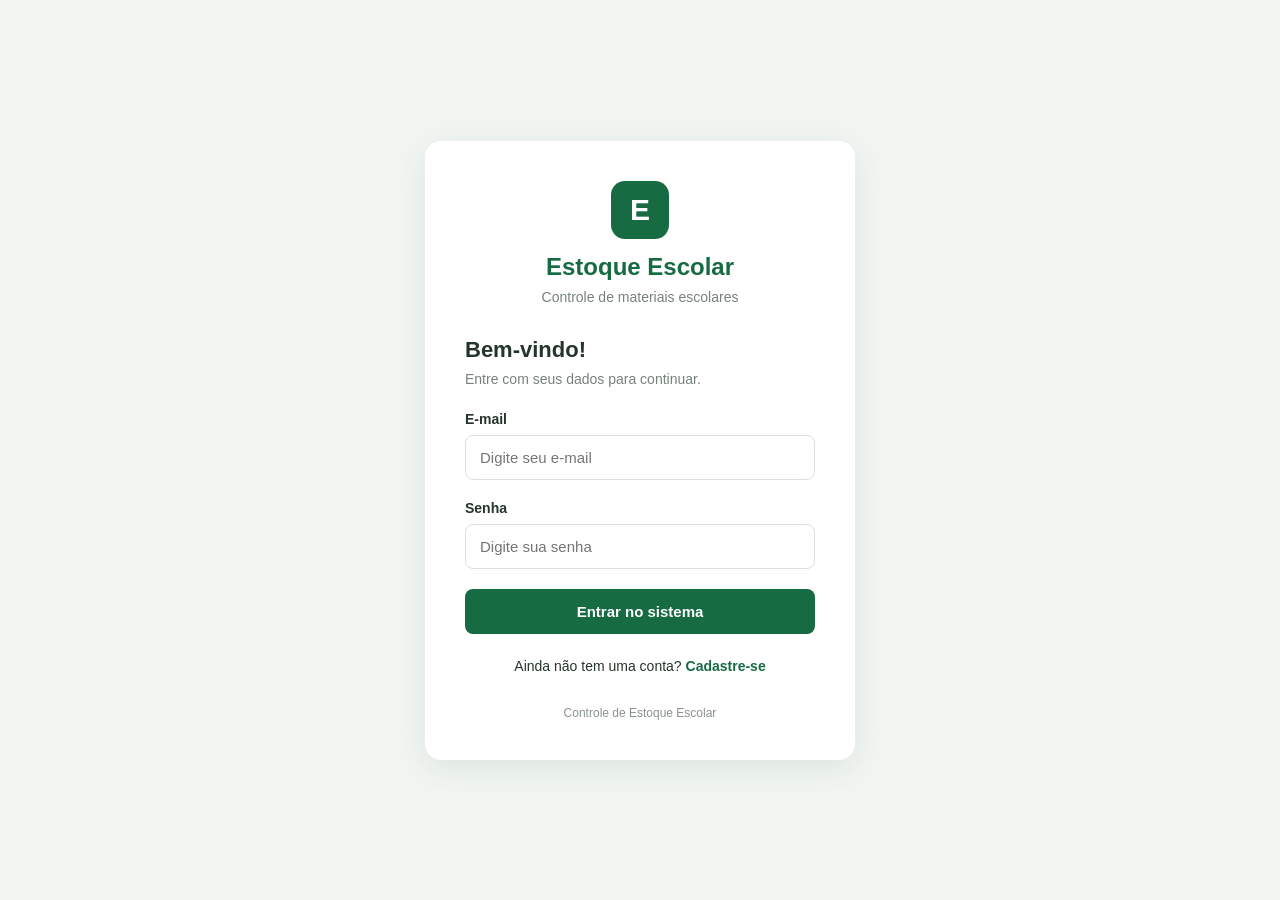
<file: index.html>
<!DOCTYPE html>
<html lang="pt-BR">
<head>
    <meta charset="UTF-8">
    <meta name="viewport" content="width=device-width, initial-scale=1.0">

    <title>Login | Controle de Estoque Escolar</title>
    <link rel="icon" type="image/png" href="/icon_estoque.png">

    <link rel="stylesheet" href="css/style.css">
</head>
<body>

    <main class="login-container">

        <section class="login-card">

            <div class="logo">
                <div class="logo-icon">E</div>
                <h1>Estoque Escolar</h1>
                <p>Controle de materiais escolares</p>
            </div>

            <div class="login-heading">
                <h2>Bem-vindo!</h2>
                <p>Entre com seus dados para continuar.</p>
            </div>

            <form id="formLogin">

                <div class="campo">
                    <label for="email">E-mail</label>
                    <input
                        type="email"
                        id="email"
                        name="email"
                        placeholder="Digite seu e-mail"
                        required
                    >
                </div>

                <div class="campo">
                    <label for="senha">Senha</label>
                    <input
                        type="password"
                        id="senha"
                        name="senha"
                        placeholder="Digite sua senha"
                        required
                    >
                </div>

                <p id="mensagem" role="alert"></p>

                <button type="submit" id="botaoEntrar">
                    Entrar no sistema
                </button>

            </form>

            <p class="cadastro-link">
                Ainda não tem uma conta?
                <a href="cadastro.html">Cadastre-se</a>
            </p>

            <footer>
                Controle de Estoque Escolar
            </footer>

        </section>

    </main>

    <script src="js/script.js"></script>

</body>
</html>
</file>
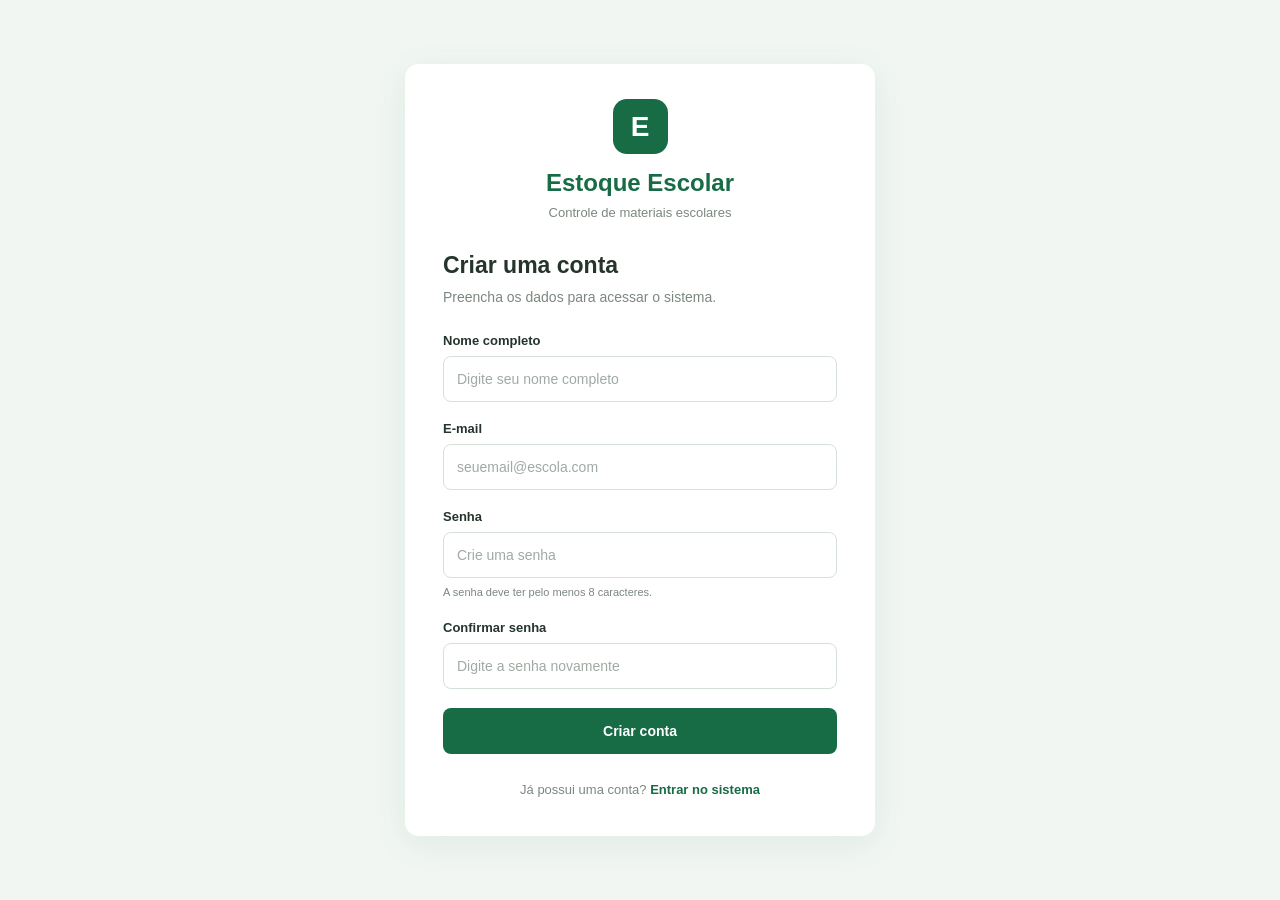
<file: cadastro.html>
<!DOCTYPE html>
<html lang="pt-BR">
<head>
    <meta charset="UTF-8">
    <meta name="viewport" content="width=device-width, initial-scale=1.0">
    <title>Cadastro | Estoque Escolar</title>

    <link rel="stylesheet" href="css/cadastro.css">
    <link rel="icon" type="image/png" href="/icon_estoque.png">
    <script src="js/cadastro.js" defer></script>
</head>
<body>

    <main class="container">
        <section class="cartao-cadastro">

            <header class="cabecalho">
                <div class="logo">E</div>
                <h1>Estoque Escolar</h1>
                <p>Controle de materiais escolares</p>
            </header>

            <div class="introducao">
                <h2>Criar uma conta</h2>
                <p>Preencha os dados para acessar o sistema.</p>
            </div>

            <form id="formCadastro">

                <div class="campo">
                    <label for="nome">Nome completo</label>
                    <input
                        type="text"
                        id="nome"
                        name="nome"
                        placeholder="Digite seu nome completo"
                        autocomplete="name"
                        maxlength="150"
                        required
                    >
                </div>

                <div class="campo">
                    <label for="email">E-mail</label>
                    <input
                        type="email"
                        id="email"
                        name="email"
                        placeholder="seuemail@escola.com"
                        autocomplete="email"
                        maxlength="150"
                        required
                    >
                </div>

                <div class="campo">
                    <label for="senha">Senha</label>
                    <input
                        type="password"
                        id="senha"
                        name="senha"
                        placeholder="Crie uma senha"
                        autocomplete="new-password"
                        minlength="8"
                        required
                    >
                    <small>A senha deve ter pelo menos 8 caracteres.</small>
                </div>

                <div class="campo">
                    <label for="confirmarSenha">Confirmar senha</label>
                    <input
                        type="password"
                        id="confirmarSenha"
                        name="confirmarSenha"
                        placeholder="Digite a senha novamente"
                        autocomplete="new-password"
                        minlength="8"
                        required
                    >
                </div>

                <div id="mensagem" class="mensagem" role="status"></div>

                <button type="submit" id="btnCadastrar">
                    Criar conta
                </button>

            </form>

            <p class="link-login">
                Já possui uma conta?
                <a href="index.html">Entrar no sistema</a>
            </p>

        </section>
    </main>

</body>
</html>
</file>
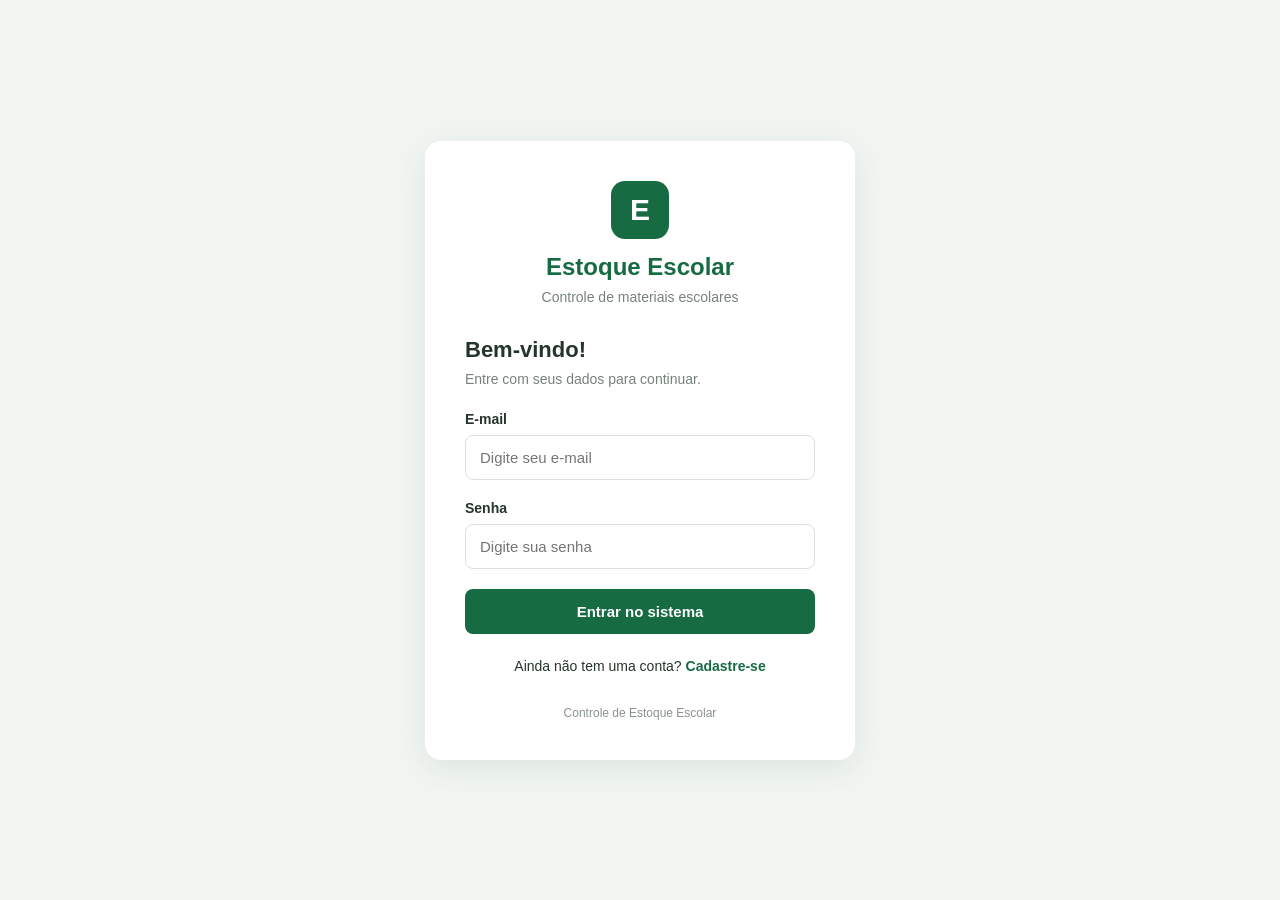
<file: entrada.html>
<!DOCTYPE html>
<html lang="pt-BR">
<head>
    <meta charset="UTF-8">
    <meta name="viewport" content="width=device-width, initial-scale=1.0">
    <title>Entrada de Materiais | Estoque Escolar</title>
    <link rel="stylesheet" href="css/entrada.css">
    <link rel="icon" type="image/png" href="/icon_estoque.png">
</head>
<body>
    <div class="layout">
        <aside class="menu-lateral">
            <div class="marca">
                <div class="marca-icone">E</div>
                <div>
                    <h2>Estoque Escolar</h2>
                    <span>Gestão de materiais</span>
                </div>
            </div>

            <nav>
                <a href="painel.html" class="menu-item">▦ Painel principal</a>
                <a href="produtos.html" class="menu-item">▤ Produtos</a>
                <a href="entrada.html" class="menu-item ativo">↓ Entrada de materiais</a>
                <a href="retirada.html" class="menu-item">↑ Retirada de materiais</a>
                <a href="historico.html" class="menu-item">◷ Histórico</a>
                <a href="relatorios.html" class="menu-item">▥ Relatórios</a>
            </nav>

            <button id="btnSair" class="btn-sair">Sair do sistema</button>
        </aside>

        <main class="conteudo">
            <header class="topo">
                <div>
                    <h1>Entrada de materiais</h1>
                    <p>Registre os materiais recebidos pela escola.</p>
                </div>

                <div class="usuario">
                    <div class="avatar" id="avatarUsuario">U</div>
                    <span id="nomeUsuario">Usuário</span>
                </div>
            </header>

            <section class="cartao introducao">
                <div class="icone-entrada">↓</div>
                <div>
                    <h2>Registrar nova entrada</h2>
                    <p>Informe o produto e a quantidade recebida para atualizar o estoque.</p>
                </div>
            </section>

            <section class="cartao">
                <h2>Dados da entrada</h2>
                <p class="descricao">Os campos marcados com * são obrigatórios.</p>

                <form id="formEntrada">
                    <div class="campo">
                        <label for="produto">Produto *</label>
                        <select id="produto" required>
                            <option value="">Carregando produtos...</option>
                        </select>
                    </div>

                    <div class="resumo-estoque" id="resumoEstoque" hidden>
                        <div>
                            <span>Estoque atual</span>
                            <strong id="estoqueAtual">0</strong>
                        </div>
                        <div>
                            <span>Estoque após a entrada</span>
                            <strong id="estoqueFinal">0</strong>
                        </div>
                    </div>

                    <div class="campo">
                        <label for="quantidade">Quantidade recebida *</label>
                        <input
                            type="number"
                            id="quantidade"
                            min="1"
                            step="1"
                            placeholder="Ex.: 30"
                            required
                        >
                    </div>

                    <div class="campo">
                        <label for="responsavel">Responsável pelo registro</label>
                        <input
                            type="text"
                            id="responsavel"
                            maxlength="150"
                            placeholder="Nome de quem recebeu os materiais"
                        >
                    </div>

                    <div class="campo">
                        <label for="observacao">Observação</label>
                        <textarea
                            id="observacao"
                            maxlength="255"
                            rows="3"
                            placeholder="Ex.: Recebimento de materiais para o início do semestre."
                        ></textarea>
                    </div>

                    <div id="mensagem" class="mensagem" role="status"></div>

                    <div class="acoes">
                        <button type="reset" class="btn-secundario" id="btnLimpar">
                            Limpar campos
                        </button>
                        <button type="submit" class="btn-principal" id="btnRegistrar">
                            Registrar entrada
                        </button>
                    </div>
                </form>
            </section>

            <footer>Controle de Estoque Escolar © 2026</footer>
        </main>
    </div>

    <script src="js/entrada.js"></script>
</body>
</html>
</file>
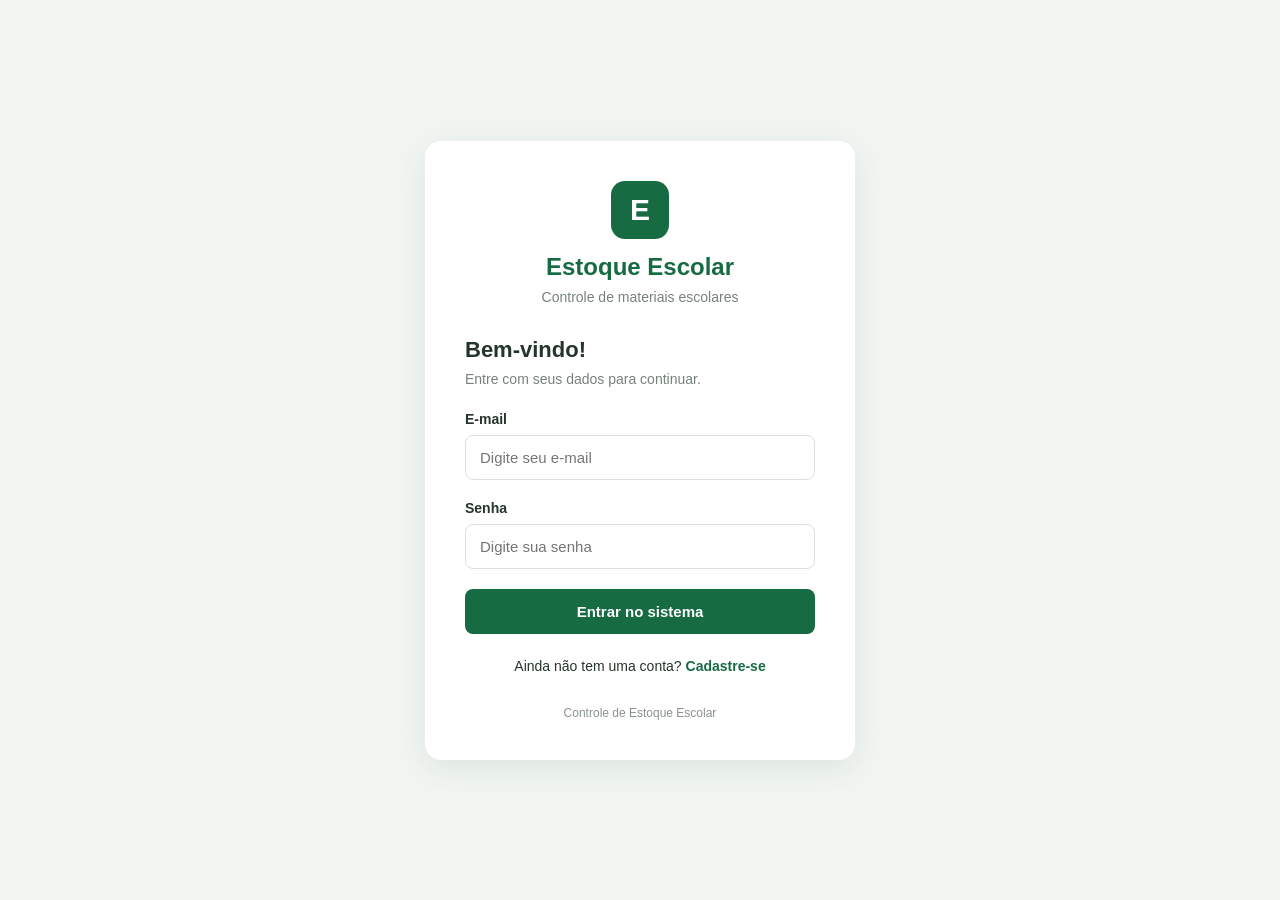
<file: historico.html>
<!DOCTYPE html>
<html lang="pt-BR">
<head>
    <meta charset="UTF-8">
    <meta name="viewport" content="width=device-width, initial-scale=1.0">
    <title>Histórico | Estoque Escolar</title>
    <link rel="stylesheet" href="css/historico.css">
    <link rel="icon" type="image/png" href="/icon_estoque.png">
    <script src="js/historico.js" defer></script>
</head>
<body>

    <aside class="sidebar">
        <div class="marca">
            <div class="marca-icone">E</div>
            <div>
                <h2>Estoque Escolar</h2>
                <p>Controle de materiais</p>
            </div>
        </div>

        <nav class="menu">
            <a href="painel.html">Painel</a>
            <a href="produtos.html">Produtos</a>
            <a href="entrada.html">Entrada de produtos</a>
            <a href="retirada.html">Retirada de produtos</a>
            <a href="historico.html" class="ativo">Histórico</a>
            <a href="relatorios.html">Relatórios</a>
        </nav>

        <button id="btnSair" class="btn-sair">Sair do sistema</button>
    </aside>

    <main class="conteudo">
        <header class="cabecalho">
            <div>
                <p class="subtitulo">CONTROLE DE ESTOQUE</p>
                <h1>Histórico de movimentações</h1>
                <p>Consulte as entradas e retiradas de materiais escolares.</p>
            </div>

            <div class="usuario">
                <div class="avatar" id="avatarUsuario">U</div>
                <span id="nomeUsuario">Usuário</span>
            </div>
        </header>

        <section class="resumo">
            <article class="card-resumo">
                <span>Total de movimentações</span>
                <strong id="totalMovimentacoes">0</strong>
            </article>

            <article class="card-resumo">
                <span>Entradas registradas</span>
                <strong id="totalEntradas">0</strong>
            </article>

            <article class="card-resumo">
                <span>Retiradas registradas</span>
                <strong id="totalRetiradas">0</strong>
            </article>
        </section>

        <section class="painel-historico">
            <div class="topo-painel">
                <div>
                    <h2>Movimentações registradas</h2>
                    <p>Consulte os registros armazenados no sistema.</p>
                </div>

                <button type="button" id="btnAtualizar" class="btn-atualizar">
                    Atualizar
                </button>
            </div>

            <div class="filtros">
                <div class="campo-pesquisa">
                    <label for="pesquisa">Pesquisar</label>
                    <input
                        type="search"
                        id="pesquisa"
                        placeholder="Produto ou responsável..."
                    >
                </div>

                <div class="campo-filtro">
                    <label for="filtroTipo">Tipo de movimentação</label>
                    <select id="filtroTipo">
                        <option value="">Todas</option>
                        <option value="Entrada">Entradas</option>
                        <option value="Retirada">Retiradas</option>
                    </select>
                </div>
            </div>

            <div id="mensagem" class="mensagem" role="status"></div>

            <div class="tabela-container">
                <table>
                    <thead>
                        <tr>
                            <th>Data e hora</th>
                            <th>Tipo</th>
                            <th>Produto</th>
                            <th>Quantidade</th>
                            <th>Responsável</th>
                            <th>Observação</th>
                        </tr>
                    </thead>

                    <tbody id="listaHistorico">
                        <tr>
                            <td colspan="6" class="vazio">
                                Carregando movimentações...
                            </td>
                        </tr>
                    </tbody>
                </table>
            </div>

            <p id="contadorResultados" class="contador">
                Carregando registros...
            </p>
        </section>
    </main>

</body>
</html>
</file>
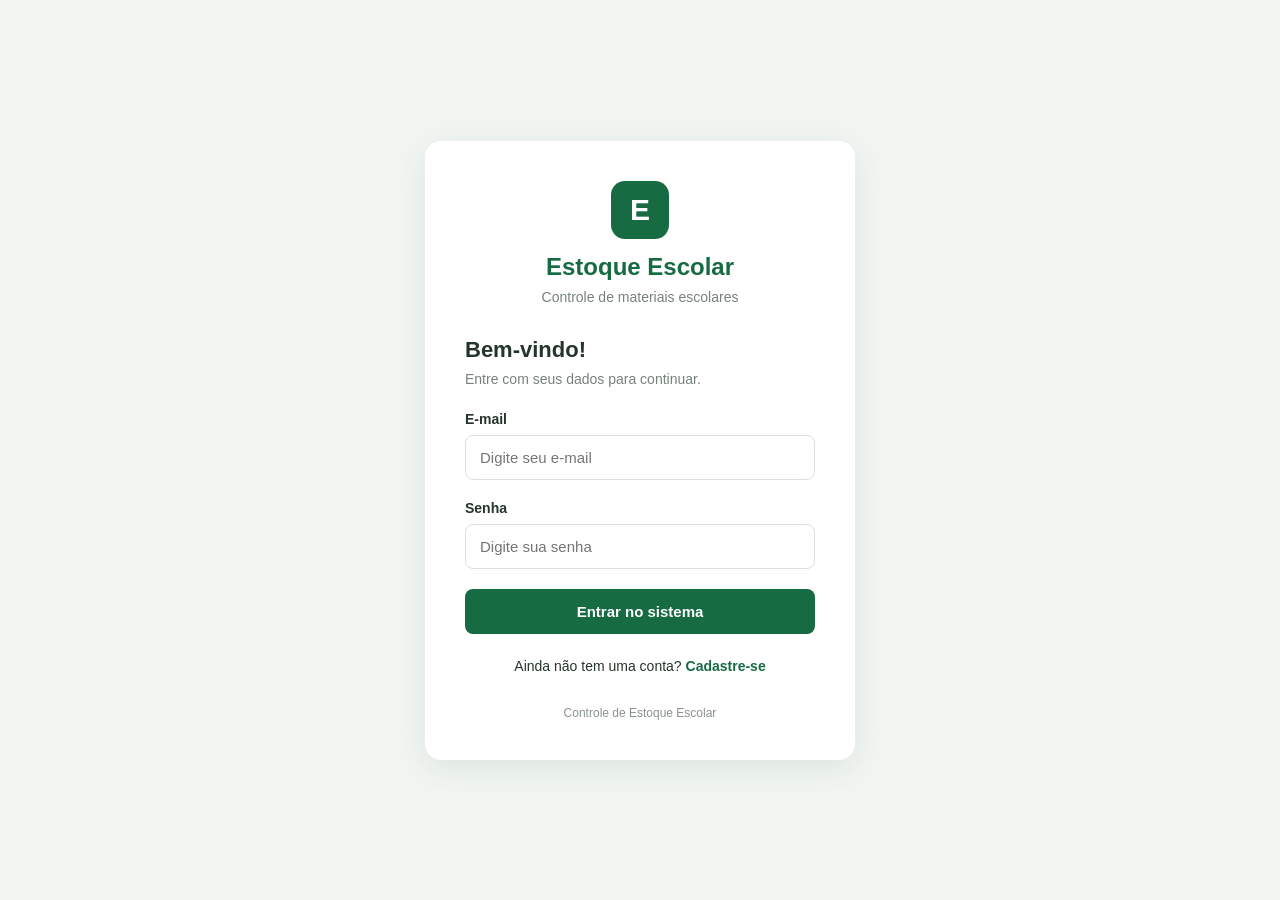
<file: painel.html>
<!DOCTYPE html>
<html lang="pt-BR">
<head>
    <meta charset="UTF-8">
    <meta name="viewport" content="width=device-width, initial-scale=1.0">

    <title>Painel | Controle de Estoque Escolar</title>

    <link rel="stylesheet" href="css/painel.css">
    <link rel="icon" type="image/png" href="/icon_estoque.png">
</head>
<body>

    <div class="layout">

        <aside class="menu-lateral">
            <div class="marca">
                <div class="marca-icone">E</div>
                <div>
                    <h2>Estoque Escolar</h2>
                    <span>Gestão de materiais</span>
                </div>
            </div>

            <nav>
                <a href="painel.html" class="menu-item ativo">
                    <span>▦</span> Painel principal
                </a>

                <a href="produtos.html" class="menu-item">
                    <span>▤</span> Produtos
                </a>

                <a href="entrada.html" class="menu-item">
                    <span>↓</span> Entrada de materiais
                </a>

                <a href="retirada.html" class="menu-item">
                    <span>↑</span> Retirada de materiais
                </a>

                <a href="historico.html" class="menu-item">
                    <span>◷</span> Histórico
                </a>

                <a href="relatorios.html" class="menu-item">
                    <span>▥</span> Relatórios
                </a>
            </nav>

            <button id="btnSair" class="btn-sair">
                Sair do sistema
            </button>
        </aside>

        <main class="conteudo">

            <header class="topo">
                <div>
                    <h1>Painel principal</h1>
                    <p>Acompanhe as informações do estoque escolar.</p>
                </div>

                <div class="usuario">
                    <div class="avatar" id="avatarUsuario">U</div>
                    <div>
                        <strong id="nomeUsuario">Usuário</strong>
                        <span>Administrador</span>
                    </div>
                </div>
            </header>

            <section class="boas-vindas">
                <div>
                    <h2>Olá, <span id="saudacaoUsuario">usuário</span>!</h2>
                    <p>Confira a situação atual dos materiais da escola.</p>
                </div>
                <div class="boas-vindas-icone">📦</div>
            </section>

            <section class="indicadores">

                <article class="indicador">
                    <div class="indicador-icone verde">▤</div>
                    <p>Produtos cadastrados</p>
                    <strong id="totalProdutos">—</strong>
                    <span>Tipos de materiais</span>
                </article>

                <article class="indicador">
                    <div class="indicador-icone amarelo">!</div>
                    <p>Estoque baixo</p>
                    <strong id="estoqueBaixo">—</strong>
                    <span>Produtos com até 1 unidade</span>
                </article>

                <article class="indicador">
                    <div class="indicador-icone vermelho">◷</div>
                    <p>Próximos do vencimento</p>
                    <strong id="proximosVencimento">—</strong>
                    <span>Validade nos próximos 3 meses</span>
                </article>

            </section>

            <section class="secao-produtos">
                <div class="secao-cabecalho">
                    <div>
                        <h2>Produtos cadastrados</h2>
                        <p>Visualize os materiais registrados no sistema.</p>
                    </div>

                    <a href="produtos.html" class="btn-principal">
                        Ver produtos
                    </a>
                </div>

                <div id="mensagem" role="status"></div>

                <div class="tabela-container">
                    <table>
                        <thead>
                            <tr>
                                <th>Produto</th>
                                <th>Categoria</th>
                                <th>Marca</th>
                                <th>Quantidade</th>
                                <th>Validade</th>
                            </tr>
                        </thead>

                        <tbody id="listaProdutos">
                            <tr>
                                <td colspan="5">Carregando produtos...</td>
                            </tr>
                        </tbody>
                    </table>
                </div>
            </section>

            <footer>
                Controle de Estoque Escolar © 2026
            </footer>

        </main>

    </div>

    <script src="js/painel.js"></script>

</body>
</html>
</file>
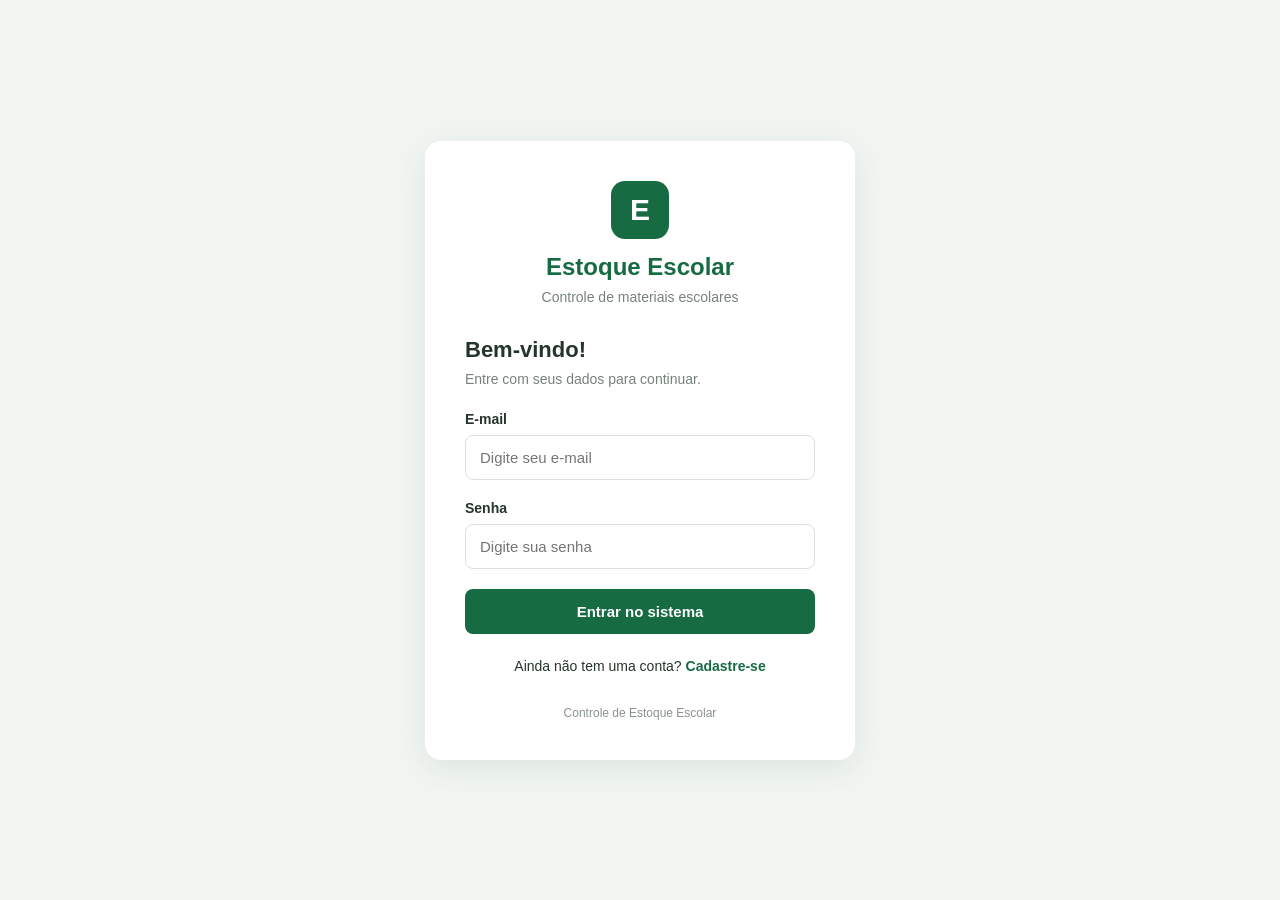
<file: produtos.html>
<!DOCTYPE html>
<html lang="pt-BR">
<head>
    <meta charset="UTF-8">
    <meta name="viewport" content="width=device-width, initial-scale=1.0">

    <title>Produtos | Controle de Estoque Escolar</title>

    <link rel="stylesheet" href="css/produtos.css">
    <link rel="icon" type="image/png" href="/icon_estoque.png">
</head>
<body>

    <div class="layout">

        <aside class="menu-lateral">
            <div class="marca">
                <div class="marca-icone">E</div>
                <div>
                    <h2>Estoque Escolar</h2>
                    <span>Gestão de materiais</span>
                </div>
            </div>

            <nav>
                <a href="painel.html" class="menu-item">▦ Painel principal</a>
                <a href="produtos.html" class="menu-item ativo">▤ Produtos</a>
                <a href="entrada.html" class="menu-item">↓ Entrada de materiais</a>
                <a href="retirada.html" class="menu-item">↑ Retirada de materiais</a>
                <a href="historico.html" class="menu-item">◷ Histórico</a>
                <a href="relatorios.html" class="menu-item">▥ Relatórios</a>
            </nav>

            <button id="btnSair" class="btn-sair">Sair do sistema</button>
        </aside>

        <main class="conteudo">

            <header class="topo">
                <div>
                    <h1>Produtos</h1>
                    <p>Cadastre, consulte e edite os materiais escolares.</p>
                </div>

                <div class="usuario">
                    <div class="avatar" id="avatarUsuario">U</div>
                    <span id="nomeUsuario">Usuário</span>
                </div>
            </header>

            <section class="cartao formulario-cartao">
                <div class="titulo-secao">
                    <h2 id="tituloFormulario">Cadastrar produto</h2>
                    <p>Preencha os dados do material escolar.</p>
                </div>

                <form id="formProduto">

                    <input type="hidden" id="produtoId">

                    <div class="campos-grid">

                        <div class="campo">
                            <label for="nome">Nome do produto *</label>
                            <input
                                type="text"
                                id="nome"
                                maxlength="150"
                                placeholder="Ex.: Caderno universitário"
                                required
                            >
                        </div>

                        <div class="campo">
                            <label for="categoria">Categoria</label>
                            <input
                                type="text"
                                id="categoria"
                                maxlength="100"
                                placeholder="Ex.: Material escolar"
                            >
                        </div>

                        <div class="campo">
                            <label for="marca">Marca</label>
                            <input
                                type="text"
                                id="marca"
                                maxlength="100"
                                placeholder="Ex.: Tilibra"
                            >
                        </div>

                        <div class="campo">
                            <label for="quantidade">Quantidade inicial *</label>
                            <input
                                type="number"
                                id="quantidade"
                                min="0"
                                step="1"
                                value="0"
                                required
                            >
                            <small id="ajudaQuantidade">
                                Informe a quantidade disponível no cadastro inicial.
                            </small>
                        </div>

                        <div class="campo">
                            <label for="validade">Data de validade</label>
                            <input type="date" id="validade">
                        </div>

                    </div>

                    <p class="aviso" id="avisoQuantidade">
                        Ao editar um produto, a quantidade do estoque não será alterada.
                        Use as telas de entrada e retirada para movimentar o estoque.
                    </p>

                    <div id="mensagemFormulario" class="mensagem" role="status"></div>

                    <div class="acoes-formulario">
                        <button type="button" id="btnCancelar" class="btn-secundario" hidden>
                            Cancelar edição
                        </button>

                        <button type="submit" id="btnSalvar" class="btn-principal">
                            Cadastrar produto
                        </button>
                    </div>

                </form>
            </section>

            <section class="cartao lista-cartao">

                <div class="cabecalho-lista">
                    <div>
                        <h2>Produtos cadastrados</h2>
                        <p>Consulte os materiais registrados no sistema.</p>
                    </div>

                    <button type="button" id="btnAtualizar" class="btn-secundario">
                        Atualizar lista
                    </button>
                </div>

                <div class="filtro">
                    <label for="busca">Buscar produto</label>
                    <input
                        type="search"
                        id="busca"
                        placeholder="Digite o nome, categoria ou marca..."
                    >
                </div>

                <div id="mensagemLista" class="mensagem" role="status"></div>

                <div class="tabela-container">
                    <table>
                        <thead>
                            <tr>
                                <th>Produto</th>
                                <th>Categoria</th>
                                <th>Marca</th>
                                <th>Quantidade</th>
                                <th>Validade</th>
                                <th>Situação</th>
                                <th>Ações</th>
                            </tr>
                        </thead>

                        <tbody id="listaProdutos">
                            <tr>
                                <td colspan="7">Carregando produtos...</td>
                            </tr>
                        </tbody>
                    </table>
                </div>

                <p class="legenda">
                    Estoque baixo: 1 unidade ou menos. A situação é apenas um alerta visual.
                </p>

            </section>

            <footer>Controle de Estoque Escolar © 2026</footer>

        </main>

    </div>

    <script src="js/produtos.js"></script>
</body>
</html>
</file>
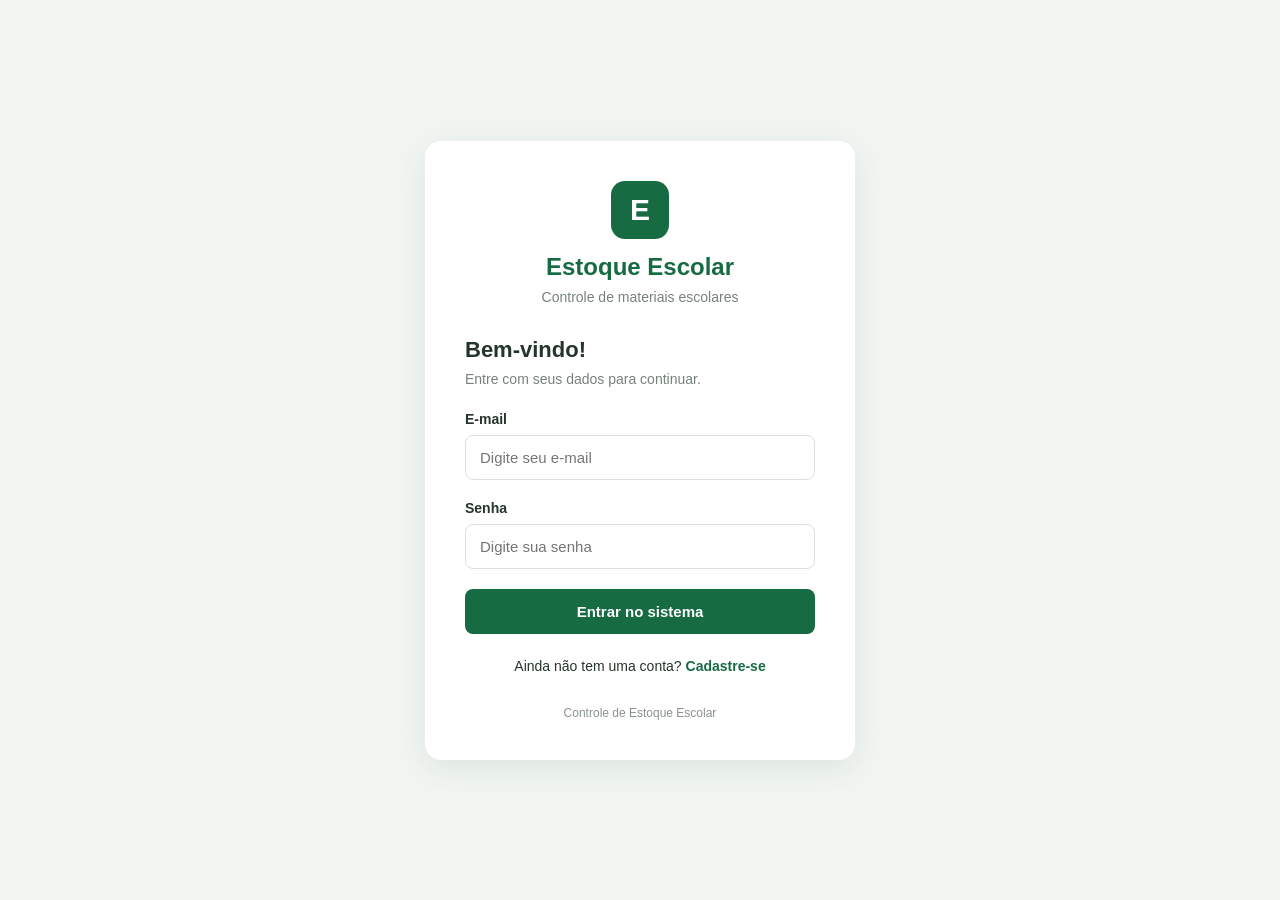
<file: relatorios.html>
<!DOCTYPE html>
<html lang="pt-BR">
<head>
    <meta charset="UTF-8">
    <meta name="viewport" content="width=device-width, initial-scale=1.0">
    <title>Relatórios | Estoque Escolar</title>

    <link rel="stylesheet" href="css/relatorios.css">
    <link rel="icon" type="image/png" href="/icon_estoque.png">
    <script src="js/relatorios.js" defer></script>
</head>
<body>

    <aside class="sidebar">
        <div class="marca">
            <div class="marca-icone">E</div>
            <div>
                <h2>Estoque Escolar</h2>
                <p>Controle de materiais</p>
            </div>
        </div>

        <nav class="menu">
            <a href="painel.html">Painel</a>
            <a href="produtos.html">Produtos</a>
            <a href="entrada.html">Entrada de produtos</a>
            <a href="retirada.html">Retirada de produtos</a>
            <a href="historico.html">Histórico</a>
            <a href="relatorios.html" class="ativo">Relatórios</a>
        </nav>

        <button type="button" id="btnSair" class="btn-sair">
            Sair do sistema
        </button>
    </aside>

    <main class="conteudo">

        <header class="cabecalho">
            <div>
                <p class="subtitulo">CONTROLE DE ESTOQUE</p>
                <h1>Relatórios</h1>
                <p>Consulte os indicadores do estoque e as movimentações.</p>
            </div>

            <div class="usuario">
                <div class="avatar" id="avatarUsuario">U</div>
                <span id="nomeUsuario">Usuário</span>
            </div>
        </header>

        <!-- RESUMO DO ESTOQUE -->
        <section class="secao">
            <div class="titulo-secao">
                <h2>Resumo do estoque</h2>
                <p>Indicadores gerais dos materiais cadastrados.</p>
            </div>

            <div class="indicadores">
                <article class="card-indicador">
                    <span>Produtos cadastrados</span>
                    <strong id="totalProdutos">—</strong>
                </article>

                <article class="card-indicador">
                    <span>Unidades disponíveis</span>
                    <strong id="totalUnidades">—</strong>
                </article>

                <article class="card-indicador">
                    <span>Produtos sem estoque</span>
                    <strong id="produtosSemEstoque">—</strong>
                </article>
            </div>
        </section>

        <!-- RESUMO DAS MOVIMENTAÇÕES -->
        <section class="secao">
            <div class="titulo-secao">
                <h2>Movimentações</h2>
                <p>Consulte os totais ou filtre por um período específico.</p>
            </div>

            <div class="filtros">
                <div class="campo">
                    <label for="dataInicio">Data inicial</label>
                    <input type="date" id="dataInicio">
                </div>

                <div class="campo">
                    <label for="dataFim">Data final</label>
                    <input type="date" id="dataFim">
                </div>

                <div class="acoes-filtro">
                    <button type="button" id="btnFiltrar" class="btn-principal">
                        Consultar período
                    </button>

                    <button type="button" id="btnLimpar" class="btn-secundario">
                        Histórico completo
                    </button>
                </div>
            </div>

            <div id="mensagem" class="mensagem" role="status"></div>

            <div class="indicadores indicadores-movimentacoes">
                <article class="card-indicador">
                    <span>Total de movimentações</span>
                    <strong id="totalMovimentacoes">—</strong>
                </article>

                <article class="card-indicador">
                    <span>Entradas registradas</span>
                    <strong id="totalEntradas">—</strong>
                </article>

                <article class="card-indicador">
                    <span>Retiradas registradas</span>
                    <strong id="totalRetiradas">—</strong>
                </article>
            </div>

            <div class="tabela-container">
                <table>
                    <thead>
                        <tr>
                            <th>Data e hora</th>
                            <th>Tipo</th>
                            <th>Produto</th>
                            <th>Quantidade</th>
                            <th>Responsável</th>
                            <th>Observação</th>
                        </tr>
                    </thead>

                    <tbody id="listaMovimentacoes">
                        <tr>
                            <td colspan="6" class="vazio">
                                Carregando movimentações...
                            </td>
                        </tr>
                    </tbody>
                </table>
            </div>

            <p id="contadorMovimentacoes" class="contador"></p>
        </section>

        <!-- RELATÓRIO DE VALIDADE -->
        <section class="secao">
            <div class="titulo-secao">
                <h2>Controle de validade</h2>
                <p>Produtos vencidos e produtos com vencimento nos próximos 30 dias.</p>
            </div>

            <div class="subsecao">
                <h3 class="titulo-vencidos">Produtos vencidos</h3>

                <div class="tabela-container">
                    <table>
                        <thead>
                            <tr>
                                <th>Produto</th>
                                <th>Quantidade</th>
                                <th>Data de validade</th>
                            </tr>
                        </thead>

                        <tbody id="listaVencidos">
                            <tr>
                                <td colspan="3" class="vazio">
                                    Carregando produtos vencidos...
                                </td>
                            </tr>
                        </tbody>
                    </table>
                </div>
            </div>

            <div class="subsecao">
                <h3 class="titulo-proximos">Próximos do vencimento</h3>

                <div class="tabela-container">
                    <table>
                        <thead>
                            <tr>
                                <th>Produto</th>
                                <th>Quantidade</th>
                                <th>Data de validade</th>
                            </tr>
                        </thead>

                        <tbody id="listaProximos">
                            <tr>
                                <td colspan="3" class="vazio">
                                    Carregando produtos próximos do vencimento...
                                </td>
                            </tr>
                        </tbody>
                    </table>
                </div>
            </div>
        </section>

        <div class="rodape-acoes">
            <p>Relatório gerado pelo Controle de Estoque Escolar.</p>
            <button type="button" id="btnImprimir" class="btn-principal">
                Imprimir relatório
            </button>
        </div>

    </main>

</body>
</html>
</file>
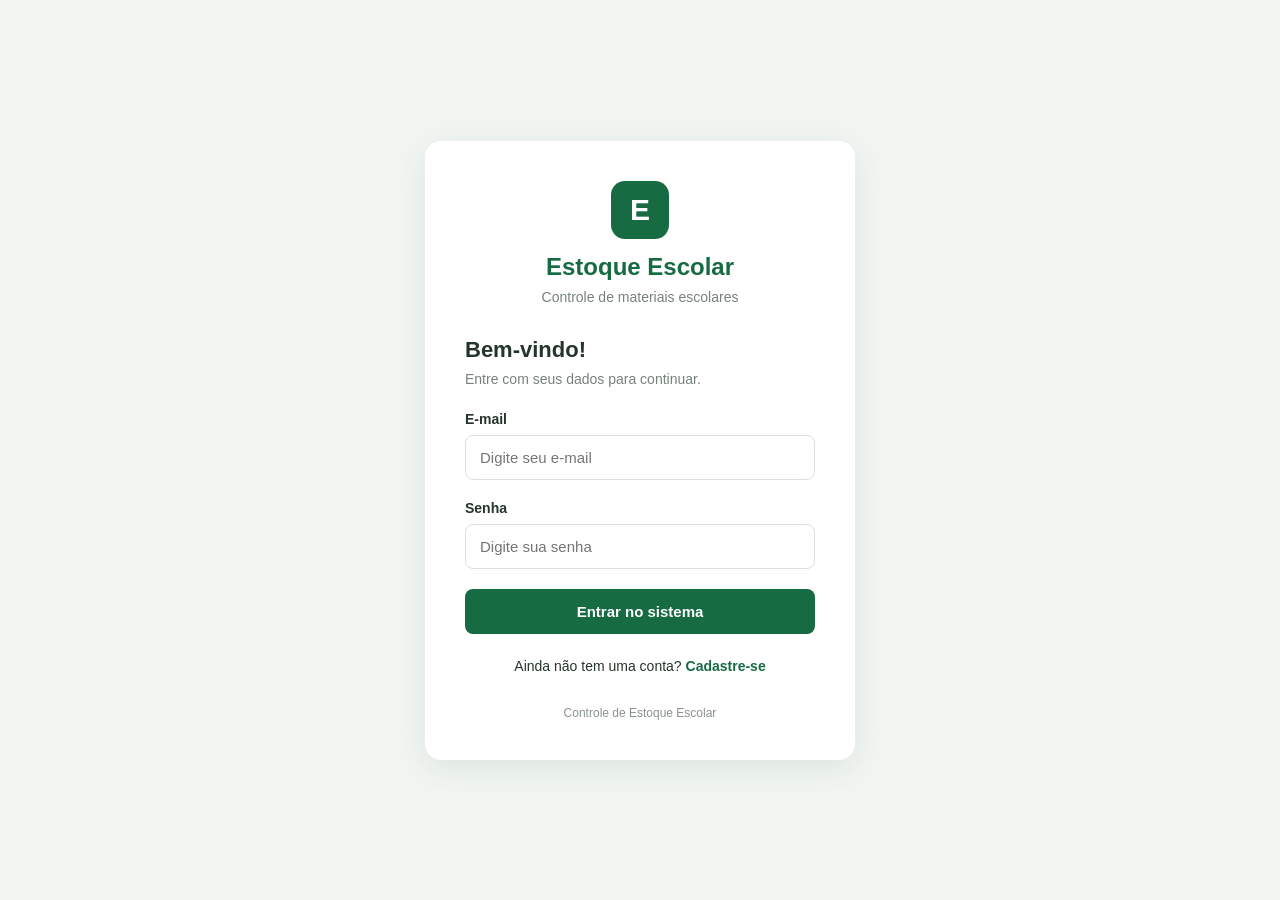
<file: retirada.html>
<!DOCTYPE html>
<html lang="pt-BR">
<head>
    <meta charset="UTF-8">
    <meta name="viewport" content="width=device-width, initial-scale=1.0">
    <title>Retirada de Materiais | Controle de Estoque Escolar</title>

    <link rel="stylesheet" href="css/retirada.css">
    <link rel="icon" type="image/png" href="/icon_estoque.png">
    <script src="js/retirada.js" defer></script>
</head>
<body>
    <div class="layout">

        <aside class="sidebar">
            <div class="logo">
                <div class="logo-icon">E</div>
                <div>
                    <h2>Estoque Escolar</h2>
                    <span>Controle de materiais</span>
                </div>
            </div>

            <nav class="menu">
                <a href="painel.html">Painel principal</a>
                <a href="produtos.html">Produtos</a>
                <a href="entrada.html">Entrada de materiais</a>
                <a href="retirada.html" class="ativo">Retirada de materiais</a>
                <a href="historico.html">Histórico</a>
                <a href="relatorios.html">Relatórios</a>
            </nav>

            <div class="usuario-sidebar">
                <div class="avatar" id="avatarUsuario">U</div>
                <div class="usuario-info">
                    <strong id="nomeUsuario">Usuário</strong>
                    <span>Administrador</span>
                </div>
                <button type="button" id="btnSair" class="btn-sair">
                    Sair
                </button>
            </div>
        </aside>

        <main class="conteudo">
            <header class="topo">
                <div>
                    <span class="subtitulo">MOVIMENTAÇÃO DE ESTOQUE</span>
                    <h1>Retirada de materiais</h1>
                    <p>Registre os materiais retirados do estoque escolar.</p>
                </div>

                <a href="produtos.html" class="btn-secundario">
                    Consultar produtos
                </a>
            </header>

            <section class="cartoes-resumo">
                <article class="cartao">
                    <span>Produto selecionado</span>
                    <strong id="nomeProdutoResumo">Nenhum</strong>
                </article>

                <article class="cartao">
                    <span>Estoque disponível</span>
                    <strong id="estoqueDisponivel">—</strong>
                </article>

                <article class="cartao">
                    <span>Estoque após retirada</span>
                    <strong id="estoqueFinal">—</strong>
                </article>
            </section>

            <section class="painel-formulario">
                <div class="cabecalho-painel">
                    <div class="icone-painel">−</div>
                    <div>
                        <h2>Registrar retirada</h2>
                        <p>Preencha os dados da movimentação.</p>
                    </div>
                </div>

                <div id="mensagem" class="mensagem" role="status"
                     aria-live="polite"></div>

                <form id="formRetirada">
                    <div class="campo campo-completo">
                        <label for="produtoId">Produto *</label>
                        <select id="produtoId" name="produtoId" required>
                            <option value="">Carregando produtos...</option>
                        </select>
                        <small>Selecione o material que será retirado.</small>
                    </div>

                    <div class="campo">
                        <label for="quantidade">Quantidade a retirar *</label>
                        <input
                            type="number"
                            id="quantidade"
                            name="quantidade"
                            min="1"
                            step="1"
                            placeholder="Ex.: 5"
                            required
                        >
                        <small id="ajudaQuantidade">
                            Informe uma quantidade inteira maior que zero.
                        </small>
                    </div>

                    <div class="campo">
                        <label for="responsavel">Responsável pela retirada *</label>
                        <input
                            type="text"
                            id="responsavel"
                            name="responsavel"
                            maxlength="150"
                            placeholder="Nome do responsável"
                            required
                        >
                    </div>

                    <div class="campo campo-completo">
                        <label for="observacao">Observações</label>
                        <textarea
                            id="observacao"
                            name="observacao"
                            rows="3"
                            maxlength="255"
                            placeholder="Informe a finalidade da retirada, turma ou setor..."
                        ></textarea>
                    </div>

                    <div class="aviso-estoque">
                        <strong>Atenção:</strong>
                        a retirada será registrada no sistema e diminuirá
                        automaticamente a quantidade disponível.
                    </div>

                    <div class="acoes-formulario">
                        <button type="reset" class="btn-cancelar">
                            Limpar
                        </button>

                        <button type="submit" id="btnRegistrar"
                                class="btn-registrar">
                            Registrar retirada
                        </button>
                    </div>
                </form>
            </section>

            <footer class="rodape">
                Controle de Estoque Escolar
            </footer>
        </main>
    </div>
</body>
</html>
</file>
<file: css/style.css>
* {
    margin: 0;
    padding: 0;
    box-sizing: border-box;
}

body {
    font-family: Arial, Helvetica, sans-serif;
    background: #f2f6f3;
    color: #26352b;
    min-height: 100vh;
}

.login-container {
    min-height: 100vh;
    display: flex;
    align-items: center;
    justify-content: center;
    padding: 24px;
}

.login-card {
    background: #ffffff;
    width: 100%;
    max-width: 430px;
    padding: 40px;
    border-radius: 16px;
    box-shadow: 0 8px 35px rgba(25, 70, 43, 0.10);
}

.logo {
    text-align: center;
    margin-bottom: 32px;
}

.logo-icon {
    width: 58px;
    height: 58px;
    margin: 0 auto 14px;
    display: flex;
    align-items: center;
    justify-content: center;
    background: #176b43;
    color: #ffffff;
    border-radius: 14px;
    font-size: 30px;
    font-weight: bold;
}

.logo h1 {
    color: #176b43;
    font-size: 24px;
    margin-bottom: 8px;
}

.logo p,
.login-heading p {
    color: #77827b;
    font-size: 14px;
}

.login-heading {
    margin-bottom: 24px;
}

.login-heading h2 {
    font-size: 22px;
    margin-bottom: 8px;
}

.campo {
    margin-bottom: 20px;
}

.campo label {
    display: block;
    margin-bottom: 8px;
    font-size: 14px;
    font-weight: bold;
}

.campo input {
    width: 100%;
    padding: 13px 14px;
    border: 1px solid #d9e2dc;
    border-radius: 8px;
    font-size: 15px;
    outline: none;
}

.campo input:focus {
    border-color: #176b43;
    box-shadow: 0 0 0 3px rgba(23, 107, 67, 0.10);
}

button {
    width: 100%;
    padding: 14px;
    background: #176b43;
    color: #ffffff;
    border: none;
    border-radius: 8px;
    font-size: 15px;
    font-weight: bold;
    cursor: pointer;
    transition: background 0.2s;
}

button:hover {
    background: #105333;
}

button:disabled {
    opacity: 0.7;
    cursor: wait;
}

#mensagem {
    margin-bottom: 14px;
    font-size: 14px;
    color: #b42318;
}

#mensagem:empty {
    display: none;
}

.cadastro-link {
    text-align: center;
    font-size: 14px;
    margin-top: 24px;
}

.cadastro-link a {
    color: #176b43;
    font-weight: bold;
    text-decoration: none;
}

.cadastro-link a:hover {
    text-decoration: underline;
}

footer {
    text-align: center;
    margin-top: 32px;
    color: #89938c;
    font-size: 12px;
}

@media (max-width: 480px) {
    .login-card {
        padding: 28px 22px;
    }

    .logo h1 {
        font-size: 21px;
    }
}
```
</file>
<file: css/cadastro.css>
* {
    margin: 0;
    padding: 0;
    box-sizing: border-box;
}

body {
    font-family: Arial, Helvetica, sans-serif;
    background: #f1f6f2;
    color: #25352c;
    min-height: 100vh;
}

.container {
    min-height: 100vh;
    display: flex;
    justify-content: center;
    align-items: center;
    padding: 30px 16px;
}

.cartao-cadastro {
    width: 100%;
    max-width: 470px;
    background: #ffffff;
    padding: 35px 38px;
    border-radius: 14px;
    box-shadow: 0 8px 35px rgba(23, 107, 69, 0.08);
}

.cabecalho {
    text-align: center;
    margin-bottom: 32px;
}

.logo {
    width: 55px;
    height: 55px;
    margin: 0 auto 15px;
    border-radius: 14px;
    background: #176b45;
    color: #ffffff;
    display: flex;
    align-items: center;
    justify-content: center;
    font-size: 28px;
    font-weight: bold;
}

.cabecalho h1 {
    font-size: 24px;
    color: #176b45;
    margin-bottom: 8px;
}

.cabecalho p {
    color: #7b887f;
    font-size: 13px;
}

.introducao {
    margin-bottom: 25px;
}

.introducao h2 {
    font-size: 23px;
    margin-bottom: 8px;
}

.introducao p {
    color: #7b887f;
    font-size: 14px;
    line-height: 1.5;
}

.campo {
    margin-bottom: 19px;
}

.campo label {
    display: block;
    margin-bottom: 8px;
    font-size: 13px;
    font-weight: bold;
}

.campo input {
    width: 100%;
    height: 46px;
    padding: 0 13px;
    border: 1px solid #d5e1d7;
    border-radius: 8px;
    font-size: 14px;
    color: #25352c;
    background: #ffffff;
    outline: none;
    transition: border-color 0.2s, box-shadow 0.2s;
}

.campo input::placeholder {
    color: #a0aaa3;
}

.campo input:focus {
    border-color: #238153;
    box-shadow: 0 0 0 3px #e7f4eb;
}

.campo small {
    display: block;
    margin-top: 7px;
    color: #7b887f;
    font-size: 11px;
    line-height: 1.4;
}

.mensagem {
    display: none;
    margin-bottom: 17px;
    padding: 12px;
    border-radius: 8px;
    font-size: 13px;
    line-height: 1.5;
}

.mensagem:not(:empty) {
    display: block;
}

.mensagem.erro {
    color: #a32e2e;
    background: #fff0f0;
    border: 1px solid #f4d4d4;
}

.mensagem.sucesso {
    color: #176b45;
    background: #e7f4eb;
    border: 1px solid #cce8d5;
}

#btnCadastrar {
    width: 100%;
    min-height: 46px;
    border: none;
    border-radius: 8px;
    background: #176b45;
    color: #ffffff;
    font-size: 14px;
    font-weight: bold;
    cursor: pointer;
    transition: background 0.2s;
}

#btnCadastrar:hover {
    background: #105638;
}

#btnCadastrar:disabled {
    opacity: 0.65;
    cursor: not-allowed;
}

.link-login {
    margin-top: 24px;
    text-align: center;
    font-size: 13px;
    color: #7b887f;
    line-height: 1.8;
}

.link-login a {
    color: #176b45;
    font-weight: bold;
    text-decoration: none;
}

.link-login a:hover {
    text-decoration: underline;
}

@media (max-width: 480px) {
    .cartao-cadastro {
        padding: 28px 22px;
    }

    .cabecalho h1 {
        font-size: 22px;
    }

    .introducao h2 {
        font-size: 21px;
    }
}
</file>
<file: css/entrada.css>
* {
    margin: 0;
    padding: 0;
    box-sizing: border-box;
}

body {
    font-family: Arial, Helvetica, sans-serif;
    background: #f4f7f5;
    color: #26352b;
}

.layout {
    display: flex;
    min-height: 100vh;
}

.menu-lateral {
    width: 255px;
    flex-shrink: 0;
    background: #176b43;
    color: white;
    padding: 28px 18px;
    display: flex;
    flex-direction: column;
}

.marca {
    display: flex;
    align-items: center;
    gap: 12px;
    margin-bottom: 40px;
}

.marca-icone {
    width: 44px;
    height: 44px;
    background: white;
    color: #176b43;
    border-radius: 12px;
    display: flex;
    align-items: center;
    justify-content: center;
    font-size: 25px;
    font-weight: bold;
}

.marca h2 {
    font-size: 16px;
    margin-bottom: 5px;
}

.marca span {
    color: #d7eadf;
    font-size: 11px;
}

.menu-lateral nav {
    display: flex;
    flex-direction: column;
    gap: 8px;
}

.menu-item {
    display: block;
    padding: 14px 12px;
    border-radius: 8px;
    color: #e7f2eb;
    text-decoration: none;
    font-size: 14px;
}

.menu-item:hover,
.menu-item.ativo {
    background: white;
    color: #176b43;
}

.btn-sair {
    margin-top: auto;
    padding: 13px;
    border: 1px solid #b7d6c3;
    border-radius: 8px;
    background: transparent;
    color: white;
    cursor: pointer;
}

.btn-sair:hover {
    background: #105333;
}

.conteudo {
    flex: 1;
    min-width: 0;
    padding: 32px;
}

.topo {
    display: flex;
    justify-content: space-between;
    align-items: center;
    gap: 20px;
    margin-bottom: 28px;
}

.topo h1 {
    font-size: 27px;
    margin-bottom: 8px;
}

.topo p {
    color: #77827b;
    font-size: 14px;
}

.usuario {
    display: flex;
    align-items: center;
    gap: 10px;
    font-size: 14px;
    font-weight: bold;
}

.avatar {
    width: 42px;
    height: 42px;
    border-radius: 50%;
    background: #dceee3;
    color: #176b43;
    display: flex;
    align-items: center;
    justify-content: center;
}

.cartao {
    max-width: 850px;
    background: white;
    border: 1px solid #e5ebe7;
    border-radius: 12px;
    padding: 28px;
    margin-bottom: 24px;
}

.introducao {
    display: flex;
    align-items: center;
    gap: 18px;
    background: #eaf5ee;
    border-color: #d9eadf;
}

.icone-entrada {
    width: 52px;
    height: 52px;
    flex-shrink: 0;
    background: #176b43;
    color: white;
    border-radius: 12px;
    display: flex;
    align-items: center;
    justify-content: center;
    font-size: 30px;
}

.introducao h2,
.cartao > h2 {
    font-size: 20px;
    margin-bottom: 8px;
}

.introducao p,
.descricao {
    color: #68756c;
    font-size: 14px;
    line-height: 1.6;
}

.descricao {
    margin-bottom: 24px;
}

.campo {
    display: flex;
    flex-direction: column;
    gap: 8px;
    margin-bottom: 20px;
}

.campo label {
    font-size: 14px;
    font-weight: bold;
}

.campo input,
.campo select,
.campo textarea {
    width: 100%;
    padding: 13px 14px;
    border: 1px solid #d9e2dc;
    border-radius: 8px;
    font-family: inherit;
    font-size: 14px;
    color: #26352b;
    background: white;
    outline: none;
}

.campo textarea {
    resize: vertical;
}

.campo input:focus,
.campo select:focus,
.campo textarea:focus {
    border-color: #176b43;
    box-shadow: 0 0 0 3px rgba(23, 107, 67, 0.1);
}

.resumo-estoque {
    display: grid;
    grid-template-columns: 1fr 1fr;
    gap: 16px;
    margin: 0 0 22px;
}

.resumo-estoque > div {
    padding: 18px;
    border-radius: 10px;
    background: #f2f7f3;
}

.resumo-estoque span {
    display: block;
    color: #68756c;
    font-size: 13px;
    margin-bottom: 8px;
}

.resumo-estoque strong {
    font-size: 26px;
    color: #176b43;
}

.mensagem {
    margin-bottom: 14px;
    font-size: 14px;
    line-height: 1.5;
}

.mensagem:empty {
    display: none;
}

.mensagem.sucesso {
    color: #176b43;
}

.mensagem.erro {
    color: #b42318;
}

.acoes {
    display: flex;
    justify-content: flex-end;
    gap: 12px;
    margin-top: 24px;
}

.btn-principal,
.btn-secundario {
    padding: 13px 18px;
    border-radius: 8px;
    font-size: 14px;
    font-weight: bold;
    cursor: pointer;
}

.btn-principal {
    border: none;
    background: #176b43;
    color: white;
}

.btn-principal:hover {
    background: #105333;
}

.btn-secundario {
    border: 1px solid #d5dfd8;
    background: white;
    color: #176b43;
}

.btn-secundario:hover {
    background: #f0f7f2;
}

button:disabled {
    opacity: 0.65;
    cursor: wait;
}

footer {
    padding: 8px 0 24px;
    text-align: center;
    color: #89938c;
    font-size: 12px;
}

[hidden] {
    display: none !important;
}

@media (max-width: 700px) {
    .layout {
        flex-direction: column;
    }

    .menu-lateral {
        width: 100%;
        padding: 18px;
    }

    .marca {
        margin-bottom: 20px;
    }

    .menu-lateral nav {
        display: grid;
        grid-template-columns: repeat(2, minmax(0, 1fr));
    }

    .btn-sair {
        margin-top: 20px;
    }

    .conteudo {
        padding: 18px;
    }

    .topo {
        align-items: flex-start;
        flex-direction: column;
    }

    .cartao {
        padding: 20px;
    }

    .resumo-estoque {
        grid-template-columns: 1fr;
    }

    .acoes {
        flex-direction: column;
    }

    .acoes button {
        width: 100%;
    }
}
</file>
<file: css/historico.css>
* {
    box-sizing: border-box;
    margin: 0;
    padding: 0;
}

body {
    font-family: Arial, Helvetica, sans-serif;
    background: #f3f7f4;
    color: #25352c;
    min-height: 100vh;
}

.sidebar {
    position: fixed;
    top: 0;
    left: 0;
    width: 250px;
    height: 100vh;
    padding: 28px 18px;
    background: #ffffff;
    border-right: 1px solid #e1e9e3;
    display: flex;
    flex-direction: column;
    z-index: 10;
}

.marca {
    display: flex;
    align-items: center;
    gap: 12px;
    margin-bottom: 38px;
}

.marca-icone {
    width: 43px;
    height: 43px;
    border-radius: 12px;
    background: #176b45;
    color: #ffffff;
    display: grid;
    place-items: center;
    font-size: 23px;
    font-weight: bold;
}

.marca h2 {
    font-size: 16px;
    color: #176b45;
}

.marca p {
    font-size: 11px;
    color: #7c8b81;
    margin-top: 4px;
}

.menu {
    display: flex;
    flex-direction: column;
    gap: 8px;
}

.menu a {
    padding: 13px 12px;
    border-radius: 9px;
    text-decoration: none;
    color: #58675d;
    font-size: 14px;
    transition: 0.2s;
}

.menu a:hover,
.menu a.ativo {
    background: #e7f4eb;
    color: #176b45;
    font-weight: bold;
}

.btn-sair {
    margin-top: auto;
    padding: 12px;
    border: 1px solid #e1e9e3;
    border-radius: 9px;
    background: #ffffff;
    color: #b33a3a;
    cursor: pointer;
}

.conteudo {
    margin-left: 250px;
    padding: 35px;
}

.cabecalho {
    display: flex;
    justify-content: space-between;
    align-items: center;
    gap: 20px;
    margin-bottom: 28px;
}

.subtitulo {
    color: #238153;
    font-size: 11px;
    font-weight: bold;
    letter-spacing: 1.5px;
    margin-bottom: 10px;
}

.cabecalho h1 {
    font-size: 27px;
    margin-bottom: 9px;
}

.cabecalho > div:first-child > p:last-child {
    color: #7b887f;
    font-size: 14px;
}

.usuario {
    display: flex;
    align-items: center;
    gap: 10px;
    font-size: 13px;
    font-weight: bold;
}

.avatar {
    width: 39px;
    height: 39px;
    border-radius: 50%;
    display: grid;
    place-items: center;
    background: #dcefe2;
    color: #176b45;
    font-weight: bold;
}

.resumo {
    display: grid;
    grid-template-columns: repeat(3, minmax(0, 1fr));
    gap: 18px;
    margin-bottom: 25px;
}

.card-resumo {
    background: #ffffff;
    border: 1px solid #e4ebe5;
    border-radius: 13px;
    padding: 23px;
}

.card-resumo span {
    display: block;
    color: #78867c;
    font-size: 13px;
    margin-bottom: 13px;
}

.card-resumo strong {
    color: #176b45;
    font-size: 29px;
}

.painel-historico {
    background: #ffffff;
    border: 1px solid #e4ebe5;
    border-radius: 14px;
    padding: 25px;
}

.topo-painel {
    display: flex;
    justify-content: space-between;
    align-items: center;
    gap: 15px;
    margin-bottom: 25px;
}

.topo-painel h2 {
    font-size: 18px;
    margin-bottom: 7px;
}

.topo-painel p {
    font-size: 13px;
    color: #7b887f;
}

.btn-atualizar {
    padding: 11px 17px;
    border: none;
    border-radius: 8px;
    background: #176b45;
    color: #ffffff;
    font-weight: bold;
    cursor: pointer;
}

.btn-atualizar:hover {
    background: #105638;
}

.btn-atualizar:disabled {
    opacity: 0.6;
    cursor: not-allowed;
}

.filtros {
    display: grid;
    grid-template-columns: 2fr 1fr;
    gap: 18px;
    margin-bottom: 20px;
}

.filtros label {
    display: block;
    margin-bottom: 8px;
    font-size: 13px;
    font-weight: bold;
}

.filtros input,
.filtros select {
    width: 100%;
    padding: 12px;
    border: 1px solid #d8e3da;
    border-radius: 8px;
    background: #ffffff;
    color: #25352c;
    outline: none;
}

.filtros input:focus,
.filtros select:focus {
    border-color: #238153;
    box-shadow: 0 0 0 3px #e7f4eb;
}

.mensagem {
    display: none;
    margin-bottom: 15px;
    padding: 12px;
    border-radius: 8px;
    font-size: 13px;
}

.mensagem:not(:empty) {
    display: block;
}

.mensagem.erro {
    color: #a32e2e;
    background: #fff0f0;
}

.mensagem.sucesso {
    color: #176b45;
    background: #e7f4eb;
}

.tabela-container {
    width: 100%;
    overflow-x: auto;
}

table {
    width: 100%;
    border-collapse: collapse;
    text-align: left;
}

thead {
    background: #f5f8f5;
}

th {
    padding: 14px 12px;
    color: #6b796f;
    font-size: 11px;
    text-transform: uppercase;
    letter-spacing: 0.4px;
    white-space: nowrap;
}

td {
    padding: 16px 12px;
    border-bottom: 1px solid #edf1ed;
    font-size: 13px;
    vertical-align: middle;
}

tbody tr:hover {
    background: #fafcfb;
}

.tipo {
    display: inline-block;
    padding: 6px 9px;
    border-radius: 20px;
    font-size: 11px;
    font-weight: bold;
    white-space: nowrap;
}

.tipo.entrada {
    color: #176b45;
    background: #e1f5e8;
}

.tipo.retirada {
    color: #a34c24;
    background: #fff0e5;
}

.quantidade {
    font-weight: bold;
    white-space: nowrap;
}

.vazio {
    text-align: center;
    color: #87938a;
    padding: 35px 15px;
}

.contador {
    margin-top: 17px;
    color: #7b887f;
    font-size: 12px;
}

@media (max-width: 1050px) {
    .sidebar {
        width: 215px;
    }

    .conteudo {
        margin-left: 215px;
        padding: 25px;
    }

    .resumo {
        gap: 10px;
    }

    .card-resumo {
        padding: 17px;
    }
}

@media (max-width: 760px) {
    .sidebar {
        position: static;
        width: 100%;
        height: auto;
        padding: 18px;
    }

    .marca {
        margin-bottom: 18px;
    }

    .menu {
        display: grid;
        grid-template-columns: repeat(2, minmax(0, 1fr));
    }

    .btn-sair {
        margin-top: 18px;
    }

    .conteudo {
        margin-left: 0;
        padding: 20px 14px;
    }

    .cabecalho {
        align-items: flex-start;
        flex-direction: column;
    }

    .cabecalho h1 {
        font-size: 23px;
    }

    .resumo {
        grid-template-columns: 1fr;
    }

    .filtros {
        grid-template-columns: 1fr;
    }

    .painel-historico {
        padding: 17px;
    }

    .topo-painel {
        align-items: flex-start;
        flex-direction: column;
    }
}
</file>
<file: css/painel.css>
* {
    margin: 0;
    padding: 0;
    box-sizing: border-box;
}

body {
    font-family: Arial, Helvetica, sans-serif;
    background: #f4f7f5;
    color: #26352b;
}

.layout {
    display: flex;
    min-height: 100vh;
}

.menu-lateral {
    width: 255px;
    background: #176b43;
    color: #fff;
    padding: 28px 18px;
    display: flex;
    flex-direction: column;
    flex-shrink: 0;
}

.marca {
    display: flex;
    align-items: center;
    gap: 12px;
    margin-bottom: 40px;
}

.marca-icone {
    width: 44px;
    height: 44px;
    background: #fff;
    color: #176b43;
    border-radius: 12px;
    display: flex;
    align-items: center;
    justify-content: center;
    font-size: 25px;
    font-weight: bold;
}

.marca h2 {
    font-size: 16px;
    margin-bottom: 5px;
}

.marca span {
    color: #d7eadf;
    font-size: 11px;
}

.menu-lateral nav {
    display: flex;
    flex-direction: column;
    gap: 8px;
}

.menu-item {
    display: flex;
    align-items: center;
    gap: 12px;
    color: #e7f2eb;
    text-decoration: none;
    padding: 14px 12px;
    border-radius: 8px;
    font-size: 14px;
    transition: background 0.2s;
}

.menu-item span {
    width: 20px;
    text-align: center;
    font-size: 19px;
}

.menu-item:hover,
.menu-item.ativo {
    background: #ffffff;
    color: #176b43;
}

.btn-sair {
    margin-top: auto;
    padding: 13px;
    border: 1px solid #b7d6c3;
    border-radius: 8px;
    background: transparent;
    color: #fff;
    cursor: pointer;
}

.btn-sair:hover {
    background: #105333;
}

.conteudo {
    flex: 1;
    min-width: 0;
    padding: 32px;
}

.topo {
    display: flex;
    justify-content: space-between;
    align-items: center;
    gap: 20px;
    margin-bottom: 28px;
}

.topo h1 {
    font-size: 27px;
    margin-bottom: 8px;
}

.topo p,
.secao-cabecalho p {
    color: #77827b;
    font-size: 14px;
}

.usuario {
    display: flex;
    align-items: center;
    gap: 10px;
}

.avatar {
    width: 42px;
    height: 42px;
    border-radius: 50%;
    background: #dceee3;
    color: #176b43;
    display: flex;
    align-items: center;
    justify-content: center;
    font-weight: bold;
}

.usuario strong,
.usuario span {
    display: block;
}

.usuario strong {
    font-size: 14px;
}

.usuario span {
    color: #77827b;
    font-size: 12px;
    margin-top: 4px;
}

.boas-vindas {
    background: #176b43;
    color: #fff;
    padding: 28px;
    border-radius: 14px;
    display: flex;
    justify-content: space-between;
    align-items: center;
    margin-bottom: 28px;
}

.boas-vindas h2 {
    font-size: 22px;
    margin-bottom: 10px;
}

.boas-vindas p {
    color: #e0eee5;
    font-size: 14px;
}

.boas-vindas-icone {
    font-size: 48px;
}

.indicadores {
    display: grid;
    grid-template-columns: repeat(3, minmax(0, 1fr));
    gap: 18px;
    margin-bottom: 30px;
}

.indicador {
    background: #fff;
    padding: 22px;
    border: 1px solid #e5ebe7;
    border-radius: 12px;
}

.indicador-icone {
    width: 42px;
    height: 42px;
    border-radius: 10px;
    display: flex;
    align-items: center;
    justify-content: center;
    font-size: 22px;
    font-weight: bold;
    margin-bottom: 18px;
}

.verde {
    background: #e0f2e7;
    color: #176b43;
}

.amarelo {
    background: #fff2cc;
    color: #956500;
}

.vermelho {
    background: #fde7e7;
    color: #b42318;
}

.indicador p {
    color: #66736a;
    font-size: 13px;
    margin-bottom: 10px;
}

.indicador strong {
    display: block;
    font-size: 30px;
    margin-bottom: 8px;
}

.indicador > span {
    color: #89938c;
    font-size: 12px;
}

.secao-produtos {
    background: #fff;
    border: 1px solid #e5ebe7;
    border-radius: 12px;
    padding: 24px;
}

.secao-cabecalho {
    display: flex;
    justify-content: space-between;
    align-items: center;
    gap: 16px;
    margin-bottom: 20px;
}

.secao-cabecalho h2 {
    font-size: 19px;
    margin-bottom: 7px;
}

.btn-principal {
    background: #176b43;
    color: #fff;
    text-decoration: none;
    padding: 12px 16px;
    border-radius: 8px;
    font-size: 13px;
    font-weight: bold;
    white-space: nowrap;
}

.btn-principal:hover {
    background: #105333;
}

.tabela-container {
    width: 100%;
    overflow-x: auto;
}

table {
    width: 100%;
    border-collapse: collapse;
    text-align: left;
}

th,
td {
    padding: 15px 12px;
    border-bottom: 1px solid #edf0ee;
    font-size: 13px;
    white-space: nowrap;
}

th {
    color: #68756c;
    background: #f8faf8;
    font-weight: bold;
}

td {
    color: #435047;
}

#mensagem {
    color: #b42318;
    font-size: 14px;
    margin-bottom: 12px;
}

footer {
    text-align: center;
    padding: 24px 0 0;
    color: #89938c;
    font-size: 12px;
}

@media (max-width: 1000px) {
    .menu-lateral {
        width: 220px;
    }

    .conteudo {
        padding: 24px;
    }

    .indicadores {
        grid-template-columns: 1fr;
    }
}

@media (max-width: 650px) {
    .layout {
        flex-direction: column;
    }

    .menu-lateral {
        width: 100%;
        padding: 18px;
    }

    .marca {
        margin-bottom: 20px;
    }

    .menu-lateral nav {
        display: grid;
        grid-template-columns: repeat(2, minmax(0, 1fr));
    }

    .btn-sair {
        margin-top: 20px;
    }

    .conteudo {
        padding: 18px;
    }

    .topo {
        align-items: flex-start;
        flex-direction: column;
    }

    .boas-vindas {
        padding: 20px;
    }

    .boas-vindas-icone {
        font-size: 34px;
    }

    .secao-cabecalho {
        align-items: flex-start;
        flex-direction: column;
    }
}
</file>
<file: css/produtos.css>
* {
    margin: 0;
    padding: 0;
    box-sizing: border-box;
}

body {
    font-family: Arial, Helvetica, sans-serif;
    background: #f4f7f5;
    color: #26352b;
}

.layout {
    display: flex;
    min-height: 100vh;
}

.menu-lateral {
    width: 255px;
    flex-shrink: 0;
    background: #176b43;
    color: #fff;
    padding: 28px 18px;
    display: flex;
    flex-direction: column;
}

.marca {
    display: flex;
    align-items: center;
    gap: 12px;
    margin-bottom: 40px;
}

.marca-icone {
    width: 44px;
    height: 44px;
    background: #fff;
    color: #176b43;
    border-radius: 12px;
    display: flex;
    align-items: center;
    justify-content: center;
    font-size: 25px;
    font-weight: bold;
}

.marca h2 {
    font-size: 16px;
    margin-bottom: 5px;
}

.marca span {
    color: #d7eadf;
    font-size: 11px;
}

.menu-lateral nav {
    display: flex;
    flex-direction: column;
    gap: 8px;
}

.menu-item {
    display: block;
    padding: 14px 12px;
    border-radius: 8px;
    color: #e7f2eb;
    text-decoration: none;
    font-size: 14px;
}

.menu-item:hover,
.menu-item.ativo {
    background: #fff;
    color: #176b43;
}

.btn-sair {
    margin-top: auto;
    padding: 13px;
    border: 1px solid #b7d6c3;
    border-radius: 8px;
    background: transparent;
    color: #fff;
    cursor: pointer;
}

.btn-sair:hover {
    background: #105333;
}

.conteudo {
    flex: 1;
    min-width: 0;
    padding: 32px;
}

.topo {
    display: flex;
    justify-content: space-between;
    align-items: center;
    gap: 20px;
    margin-bottom: 28px;
}

.topo h1 {
    font-size: 27px;
    margin-bottom: 8px;
}

.topo p,
.titulo-secao p,
.cabecalho-lista p {
    color: #77827b;
    font-size: 14px;
    margin-top: 7px;
}

.usuario {
    display: flex;
    align-items: center;
    gap: 10px;
    font-size: 14px;
    font-weight: bold;
}

.avatar {
    width: 42px;
    height: 42px;
    border-radius: 50%;
    background: #dceee3;
    color: #176b43;
    display: flex;
    align-items: center;
    justify-content: center;
}

.cartao {
    background: #fff;
    border: 1px solid #e5ebe7;
    border-radius: 12px;
    padding: 24px;
    margin-bottom: 24px;
}

.titulo-secao,
.cabecalho-lista {
    margin-bottom: 24px;
}

.titulo-secao h2,
.cabecalho-lista h2 {
    font-size: 20px;
}

.campos-grid {
    display: grid;
    grid-template-columns: repeat(2, minmax(0, 1fr));
    gap: 20px;
}

.campo {
    display: flex;
    flex-direction: column;
    gap: 8px;
}

.campo label,
.filtro label {
    font-size: 14px;
    font-weight: bold;
}

.campo input,
.filtro input {
    width: 100%;
    padding: 12px 14px;
    border: 1px solid #d9e2dc;
    border-radius: 8px;
    font-size: 14px;
    background: #fff;
    color: #26352b;
    outline: none;
}

.campo input:focus,
.filtro input:focus {
    border-color: #176b43;
    box-shadow: 0 0 0 3px rgba(23, 107, 67, 0.1);
}

.campo small {
    color: #77827b;
    font-size: 12px;
    line-height: 1.5;
}

.aviso {
    margin-top: 20px;
    padding: 12px;
    background: #f0f7f2;
    border-radius: 8px;
    color: #45624e;
    font-size: 13px;
    line-height: 1.5;
}

.acoes-formulario {
    display: flex;
    justify-content: flex-end;
    gap: 12px;
    margin-top: 20px;
}

.btn-principal,
.btn-secundario {
    border-radius: 8px;
    padding: 12px 16px;
    font-size: 13px;
    font-weight: bold;
    cursor: pointer;
}

.btn-principal {
    border: none;
    background: #176b43;
    color: #fff;
}

.btn-principal:hover {
    background: #105333;
}

.btn-secundario {
    border: 1px solid #d5dfd8;
    background: #fff;
    color: #176b43;
}

.btn-secundario:hover {
    background: #f0f7f2;
}

button:disabled {
    opacity: 0.65;
    cursor: wait;
}

.mensagem {
    margin-bottom: 12px;
    font-size: 14px;
    line-height: 1.5;
}

.mensagem:empty {
    display: none;
}

.mensagem.sucesso {
    color: #176b43;
}

.mensagem.erro {
    color: #b42318;
}

.cabecalho-lista {
    display: flex;
    justify-content: space-between;
    align-items: center;
    gap: 16px;
}

.filtro {
    max-width: 460px;
    display: flex;
    flex-direction: column;
    gap: 8px;
    margin-bottom: 20px;
}

.tabela-container {
    width: 100%;
    overflow-x: auto;
}

table {
    width: 100%;
    border-collapse: collapse;
    text-align: left;
}

th,
td {
    padding: 14px 12px;
    border-bottom: 1px solid #edf0ee;
    font-size: 13px;
    white-space: nowrap;
}

th {
    background: #f8faf8;
    color: #68756c;
}

td {
    color: #435047;
}

.status {
    display: inline-block;
    padding: 6px 9px;
    border-radius: 20px;
    font-size: 11px;
    font-weight: bold;
}

.status.normal {
    background: #e0f2e7;
    color: #176b43;
}

.status.baixo {
    background: #fff2cc;
    color: #956500;
}

.status.vencido {
    background: #fde7e7;
    color: #b42318;
}

.acoes-tabela button {
    border: none;
    background: transparent;
    color: #176b43;
    font-weight: bold;
    cursor: pointer;
    padding: 6px;
}

.acoes-tabela button:hover {
    text-decoration: underline;
}

.legenda {
    margin-top: 16px;
    font-size: 12px;
    color: #77827b;
}

footer {
    text-align: center;
    padding: 4px 0 24px;
    color: #89938c;
    font-size: 12px;
}

@media (max-width: 1000px) {
    .menu-lateral {
        width: 220px;
    }

    .conteudo {
        padding: 22px;
    }
}

@media (max-width: 700px) {
    .layout {
        flex-direction: column;
    }

    .menu-lateral {
        width: 100%;
        padding: 18px;
    }

    .marca {
        margin-bottom: 20px;
    }

    .menu-lateral nav {
        display: grid;
        grid-template-columns: repeat(2, minmax(0, 1fr));
    }

    .btn-sair {
        margin-top: 20px;
    }

    .conteudo {
        padding: 18px;
    }

    .topo,
    .cabecalho-lista {
        align-items: flex-start;
        flex-direction: column;
    }

    .campos-grid {
        grid-template-columns: 1fr;
    }

    .acoes-formulario {
        flex-direction: column;
    }

    .acoes-formulario button {
        width: 100%;
    }
}
</file>
<file: css/relatorios.css>
* {
    box-sizing: border-box;
    margin: 0;
    padding: 0;
}

body {
    font-family: Arial, Helvetica, sans-serif;
    background: #f3f7f4;
    color: #25352c;
    min-height: 100vh;
}

.sidebar {
    position: fixed;
    top: 0;
    left: 0;
    width: 250px;
    height: 100vh;
    padding: 28px 18px;
    background: #fff;
    border-right: 1px solid #e1e9e3;
    display: flex;
    flex-direction: column;
    z-index: 10;
}

.marca {
    display: flex;
    align-items: center;
    gap: 12px;
    margin-bottom: 38px;
}

.marca-icone {
    width: 43px;
    height: 43px;
    border-radius: 12px;
    background: #176b45;
    color: #fff;
    display: grid;
    place-items: center;
    font-size: 23px;
    font-weight: bold;
    flex-shrink: 0;
}

.marca h2 {
    font-size: 16px;
    color: #176b45;
}

.marca p {
    font-size: 11px;
    color: #7c8b81;
    margin-top: 4px;
}

.menu {
    display: flex;
    flex-direction: column;
    gap: 8px;
}

.menu a {
    padding: 13px 12px;
    border-radius: 9px;
    text-decoration: none;
    color: #58675d;
    font-size: 14px;
    transition: 0.2s;
}

.menu a:hover,
.menu a.ativo {
    background: #e7f4eb;
    color: #176b45;
    font-weight: bold;
}

.btn-sair {
    margin-top: auto;
    padding: 12px;
    border: 1px solid #e1e9e3;
    border-radius: 9px;
    background: #fff;
    color: #b33a3a;
    cursor: pointer;
}

.conteudo {
    margin-left: 250px;
    padding: 35px;
    max-width: 1800px;
}

.cabecalho {
    display: flex;
    justify-content: space-between;
    align-items: center;
    gap: 20px;
    margin-bottom: 30px;
}

.subtitulo {
    color: #238153;
    font-size: 11px;
    font-weight: bold;
    letter-spacing: 1.5px;
    margin-bottom: 10px;
}

.cabecalho h1 {
    font-size: 28px;
    margin-bottom: 9px;
}

.cabecalho > div:first-child > p:last-child {
    color: #7b887f;
    font-size: 14px;
}

.usuario {
    display: flex;
    align-items: center;
    gap: 10px;
    font-size: 13px;
    font-weight: bold;
}

.avatar {
    width: 39px;
    height: 39px;
    border-radius: 50%;
    display: grid;
    place-items: center;
    background: #dcefe2;
    color: #176b45;
    font-weight: bold;
}

.secao {
    background: #fff;
    border: 1px solid #e4ebe5;
    border-radius: 14px;
    padding: 25px;
    margin-bottom: 25px;
    min-width: 0;
}

.titulo-secao {
    margin-bottom: 22px;
}

.titulo-secao h2 {
    font-size: 19px;
    margin-bottom: 7px;
}

.titulo-secao p {
    color: #7b887f;
    font-size: 13px;
    line-height: 1.5;
}

.indicadores {
    display: grid;
    grid-template-columns: repeat(3, minmax(0, 1fr));
    gap: 18px;
}

.card-indicador {
    padding: 22px;
    border: 1px solid #e4ebe5;
    border-radius: 12px;
    background: #fbfdfb;
    min-width: 0;
}

.card-indicador span {
    display: block;
    color: #78867c;
    font-size: 13px;
    margin-bottom: 13px;
}

.card-indicador strong {
    color: #176b45;
    font-size: 29px;
    overflow-wrap: anywhere;
}

.filtros {
    display: grid;
    grid-template-columns: minmax(150px, 1fr) minmax(150px, 1fr) auto;
    align-items: end;
    gap: 15px;
    margin-bottom: 22px;
}

.campo label {
    display: block;
    margin-bottom: 8px;
    font-size: 13px;
    font-weight: bold;
}

.campo input {
    width: 100%;
    min-height: 42px;
    padding: 10px;
    border: 1px solid #d8e3da;
    border-radius: 8px;
    background: #fff;
    color: #25352c;
    outline: none;
}

.campo input:focus {
    border-color: #238153;
    box-shadow: 0 0 0 3px #e7f4eb;
}

.acoes-filtro {
    display: flex;
    flex-wrap: wrap;
    gap: 8px;
}

.btn-principal,
.btn-secundario {
    min-height: 42px;
    padding: 11px 15px;
    border: none;
    border-radius: 8px;
    font-weight: bold;
    font-size: 12px;
    cursor: pointer;
    transition: 0.2s;
}

.btn-principal {
    background: #176b45;
    color: #fff;
}

.btn-principal:hover {
    background: #105638;
}

.btn-secundario {
    background: #e7f4eb;
    color: #176b45;
}

.btn-secundario:hover {
    background: #d8ecde;
}

button:disabled {
    opacity: 0.6;
    cursor: not-allowed;
}

.mensagem {
    display: none;
    margin-bottom: 16px;
    padding: 12px;
    border-radius: 8px;
    font-size: 13px;
}

.mensagem:not(:empty) {
    display: block;
}

.mensagem.erro {
    color: #a32e2e;
    background: #fff0f0;
}

.mensagem.sucesso {
    color: #176b45;
    background: #e7f4eb;
}

.indicadores-movimentacoes {
    margin-bottom: 25px;
}

.tabela-container {
    width: 100%;
    overflow-x: auto;
    margin-top: 10px;
}

table {
    width: 100%;
    border-collapse: collapse;
    text-align: left;
}

thead {
    background: #f5f8f5;
}

th {
    padding: 14px 12px;
    color: #6b796f;
    font-size: 11px;
    text-transform: uppercase;
    letter-spacing: 0.4px;
    white-space: nowrap;
}

td {
    padding: 15px 12px;
    border-bottom: 1px solid #edf1ed;
    font-size: 13px;
    vertical-align: middle;
}

tbody tr:hover {
    background: #fafcfb;
}

.vazio {
    text-align: center;
    color: #87938a;
    padding: 30px 15px;
}

.tipo {
    display: inline-block;
    padding: 6px 9px;
    border-radius: 20px;
    font-size: 11px;
    font-weight: bold;
    white-space: nowrap;
}

.tipo.entrada {
    color: #176b45;
    background: #e1f5e8;
}

.tipo.retirada {
    color: #a34c24;
    background: #fff0e5;
}

.quantidade {
    font-weight: bold;
    white-space: nowrap;
}

.contador {
    margin-top: 15px;
    color: #7b887f;
    font-size: 12px;
}

.subsecao {
    margin-top: 28px;
}

.subsecao h3 {
    font-size: 15px;
    margin-bottom: 14px;
}

.titulo-vencidos {
    color: #b33a3a;
}

.titulo-proximos {
    color: #a36b12;
}

.rodape-acoes {
    display: flex;
    justify-content: space-between;
    align-items: center;
    flex-wrap: wrap;
    gap: 15px;
    padding: 5px 0 20px;
}

.rodape-acoes p {
    color: #7b887f;
    font-size: 12px;
}

@media (max-width: 1200px) {
    .sidebar {
        width: 220px;
    }

    .conteudo {
        margin-left: 220px;
        padding: 25px;
    }

    .filtros {
        grid-template-columns: repeat(2, minmax(0, 1fr));
    }

    .acoes-filtro {
        grid-column: 1 / -1;
    }

    .indicadores {
        gap: 10px;
    }

    .card-indicador {
        padding: 17px;
    }
}

@media (max-width: 760px) {
    .sidebar {
        position: static;
        width: 100%;
        height: auto;
        padding: 18px;
    }

    .marca {
        margin-bottom: 18px;
    }

    .menu {
        display: grid;
        grid-template-columns: repeat(2, minmax(0, 1fr));
    }

    .btn-sair {
        margin-top: 18px;
    }

    .conteudo {
        margin-left: 0;
        padding: 20px 14px;
    }

    .cabecalho {
        align-items: flex-start;
        flex-direction: column;
    }

    .cabecalho h1 {
        font-size: 24px;
    }

    .secao {
        padding: 17px;
    }

    .indicadores {
        grid-template-columns: 1fr;
    }

    .filtros {
        grid-template-columns: 1fr;
    }

    .acoes-filtro {
        grid-column: auto;
        flex-direction: column;
    }

    .acoes-filtro button {
        width: 100%;
    }

    .rodape-acoes {
        align-items: stretch;
        flex-direction: column;
    }

    .rodape-acoes button {
        width: 100%;
    }
}

@media print {
    body {
        background: #fff;
        color: #000;
    }

    .sidebar,
    .usuario,
    .filtros,
    .rodape-acoes button,
    #mensagem {
        display: none !important;
    }

    .conteudo {
        margin: 0;
        padding: 0;
        max-width: none;
    }

    .cabecalho {
        margin-bottom: 20px;
    }

    .secao {
        border: 1px solid #ccc;
        border-radius: 0;
        padding: 15px;
        margin-bottom: 15px;
        break-inside: avoid;
    }

    .card-indicador {
        background: #fff;
        border: 1px solid #ccc;
    }

    .tabela-container {
        overflow: visible;
    }

    table {
        width: 100%;
        font-size: 10px;
    }

    th,
    td {
        padding: 7px 5px;
        color: #000;
    }

    .rodape-acoes {
        padding: 10px 0;
    }
}
</file>
<file: css/retirada.css>
* {
    box-sizing: border-box;
    margin: 0;
    padding: 0;
}

:root {
    --verde: #16834a;
    --verde-escuro: #11683a;
    --verde-claro: #e9f6ee;
    --fundo: #f5f8f6;
    --texto: #26352c;
    --cinza: #718078;
    --borda: #e0e9e3;
    --branco: #ffffff;
    --vermelho: #c0392b;
}

body {
    font-family: Arial, Helvetica, sans-serif;
    background: var(--fundo);
    color: var(--texto);
}

.layout {
    display: flex;
    min-height: 100vh;
}

.sidebar {
    width: 250px;
    flex-shrink: 0;
    background: var(--branco);
    border-right: 1px solid var(--borda);
    padding: 26px 18px;
    display: flex;
    flex-direction: column;
}

.logo {
    display: flex;
    align-items: center;
    gap: 12px;
    margin-bottom: 40px;
}

.logo-icon {
    background: var(--verde);
    color: white;
    width: 42px;
    height: 42px;
    border-radius: 12px;
    display: grid;
    place-items: center;
    font-size: 23px;
    font-weight: bold;
}

.logo h2 {
    font-size: 15px;
    margin-bottom: 5px;
}

.logo span,
.usuario-info span {
    font-size: 11px;
    color: var(--cinza);
}

.menu {
    display: flex;
    flex-direction: column;
    gap: 8px;
}

.menu a {
    text-decoration: none;
    color: #58675e;
    padding: 13px 12px;
    border-radius: 8px;
    font-size: 13px;
    transition: 0.2s;
}

.menu a:hover,
.menu a.ativo {
    background: var(--verde-claro);
    color: var(--verde-escuro);
    font-weight: bold;
}

.usuario-sidebar {
    display: flex;
    align-items: center;
    gap: 10px;
    margin-top: auto;
    padding-top: 25px;
    border-top: 1px solid var(--borda);
}

.avatar {
    width: 36px;
    height: 36px;
    border-radius: 50%;
    background: var(--verde-claro);
    color: var(--verde-escuro);
    display: grid;
    place-items: center;
    font-weight: bold;
}

.usuario-info {
    display: flex;
    flex-direction: column;
    gap: 4px;
    min-width: 0;
    flex: 1;
}

.usuario-info strong {
    font-size: 12px;
    overflow-wrap: anywhere;
}

.btn-sair {
    border: none;
    background: transparent;
    color: var(--vermelho);
    cursor: pointer;
    font-size: 12px;
}

.conteudo {
    flex: 1;
    min-width: 0;
    padding: 36px;
}

.topo {
    display: flex;
    justify-content: space-between;
    align-items: center;
    gap: 20px;
    margin-bottom: 28px;
}

.subtitulo {
    color: var(--verde);
    font-size: 11px;
    font-weight: bold;
    letter-spacing: 1.2px;
}

.topo h1 {
    font-size: 28px;
    margin: 9px 0;
}

.topo p,
.cabecalho-painel p {
    color: var(--cinza);
    font-size: 14px;
    line-height: 1.5;
}

.btn-secundario {
    text-decoration: none;
    border: 1px solid var(--borda);
    background: white;
    color: var(--verde-escuro);
    padding: 12px 16px;
    border-radius: 8px;
    font-size: 13px;
    font-weight: bold;
    white-space: nowrap;
}

.cartoes-resumo {
    display: grid;
    grid-template-columns: repeat(3, minmax(0, 1fr));
    gap: 18px;
    margin-bottom: 25px;
}

.cartao {
    background: white;
    padding: 22px;
    border: 1px solid var(--borda);
    border-radius: 12px;
    display: flex;
    flex-direction: column;
    gap: 12px;
    min-width: 0;
}

.cartao span {
    color: var(--cinza);
    font-size: 12px;
}

.cartao strong {
    color: var(--verde-escuro);
    font-size: 22px;
    overflow-wrap: anywhere;
}

.painel-formulario {
    max-width: 900px;
    background: white;
    border: 1px solid var(--borda);
    border-radius: 14px;
    padding: 28px;
}

.cabecalho-painel {
    display: flex;
    align-items: center;
    gap: 14px;
    margin-bottom: 25px;
}

.icone-painel {
    display: grid;
    place-items: center;
    width: 44px;
    height: 44px;
    border-radius: 10px;
    background: var(--verde-claro);
    color: var(--verde);
    font-size: 28px;
}

.cabecalho-painel h2 {
    font-size: 18px;
    margin-bottom: 6px;
}

.cabecalho-painel p {
    font-size: 12px;
}

#formRetirada {
    display: grid;
    grid-template-columns: repeat(2, minmax(0, 1fr));
    gap: 20px;
}

.campo {
    display: flex;
    flex-direction: column;
    gap: 8px;
    min-width: 0;
}

.campo-completo {
    grid-column: 1 / -1;
}

.campo label {
    font-size: 13px;
    font-weight: bold;
}

.campo input,
.campo select,
.campo textarea {
    width: 100%;
    padding: 12px;
    border: 1px solid #d7e2da;
    border-radius: 8px;
    background: white;
    color: var(--texto);
    font: inherit;
    font-size: 13px;
    outline: none;
}

.campo input:focus,
.campo select:focus,
.campo textarea:focus {
    border-color: var(--verde);
    box-shadow: 0 0 0 3px rgba(22, 131, 74, 0.10);
}

.campo textarea {
    resize: vertical;
}

.campo small {
    color: var(--cinza);
    font-size: 11px;
    line-height: 1.5;
}

.aviso-estoque {
    grid-column: 1 / -1;
    background: #f0f8f2;
    border: 1px solid #d9eddf;
    color: #386448;
    border-radius: 8px;
    padding: 14px;
    font-size: 12px;
    line-height: 1.6;
}

.acoes-formulario {
    grid-column: 1 / -1;
    display: flex;
    justify-content: flex-end;
    gap: 12px;
    margin-top: 5px;
}

.btn-cancelar,
.btn-registrar {
    border: none;
    padding: 13px 18px;
    border-radius: 8px;
    font-weight: bold;
    font-size: 13px;
    cursor: pointer;
}

.btn-cancelar {
    background: #f0f3f1;
    color: #536159;
}

.btn-registrar {
    background: var(--verde);
    color: white;
}

.btn-registrar:hover {
    background: var(--verde-escuro);
}

.btn-registrar:disabled {
    opacity: 0.65;
    cursor: not-allowed;
}

.mensagem {
    display: none;
    margin-bottom: 20px;
    padding: 13px;
    border-radius: 8px;
    font-size: 13px;
    line-height: 1.5;
}

.mensagem:not(:empty) {
    display: block;
}

.mensagem.sucesso {
    background: #e9f6ee;
    color: #11683a;
}

.mensagem.erro {
    background: #fdecea;
    color: #a52b20;
}

.rodape {
    text-align: center;
    color: var(--cinza);
    font-size: 11px;
    padding: 30px 0 10px;
}

@media (max-width: 900px) {
    .sidebar {
        width: 215px;
    }

    .conteudo {
        padding: 24px;
    }

    .cartoes-resumo {
        gap: 10px;
    }

    .cartao {
        padding: 16px;
    }
}

@media (max-width: 650px) {
    .layout {
        flex-direction: column;
    }

    .sidebar {
        width: 100%;
        padding: 18px;
    }

    .logo {
        margin-bottom: 18px;
    }

    .menu {
        display: grid;
        grid-template-columns: repeat(2, minmax(0, 1fr));
    }

    .usuario-sidebar {
        margin-top: 20px;
    }

    .conteudo {
        padding: 20px 14px;
    }

    .topo {
        align-items: flex-start;
        flex-direction: column;
    }

    .topo h1 {
        font-size: 23px;
    }

    .cartoes-resumo {
        grid-template-columns: 1fr;
    }

    #formRetirada {
        grid-template-columns: 1fr;
    }

    .campo-completo,
    .aviso-estoque,
    .acoes-formulario {
        grid-column: 1;
    }

    .painel-formulario {
        padding: 18px;
    }

    .acoes-formulario {
        flex-direction: column-reverse;
    }

    .acoes-formulario button {
        width: 100%;
    }
}
</file>
